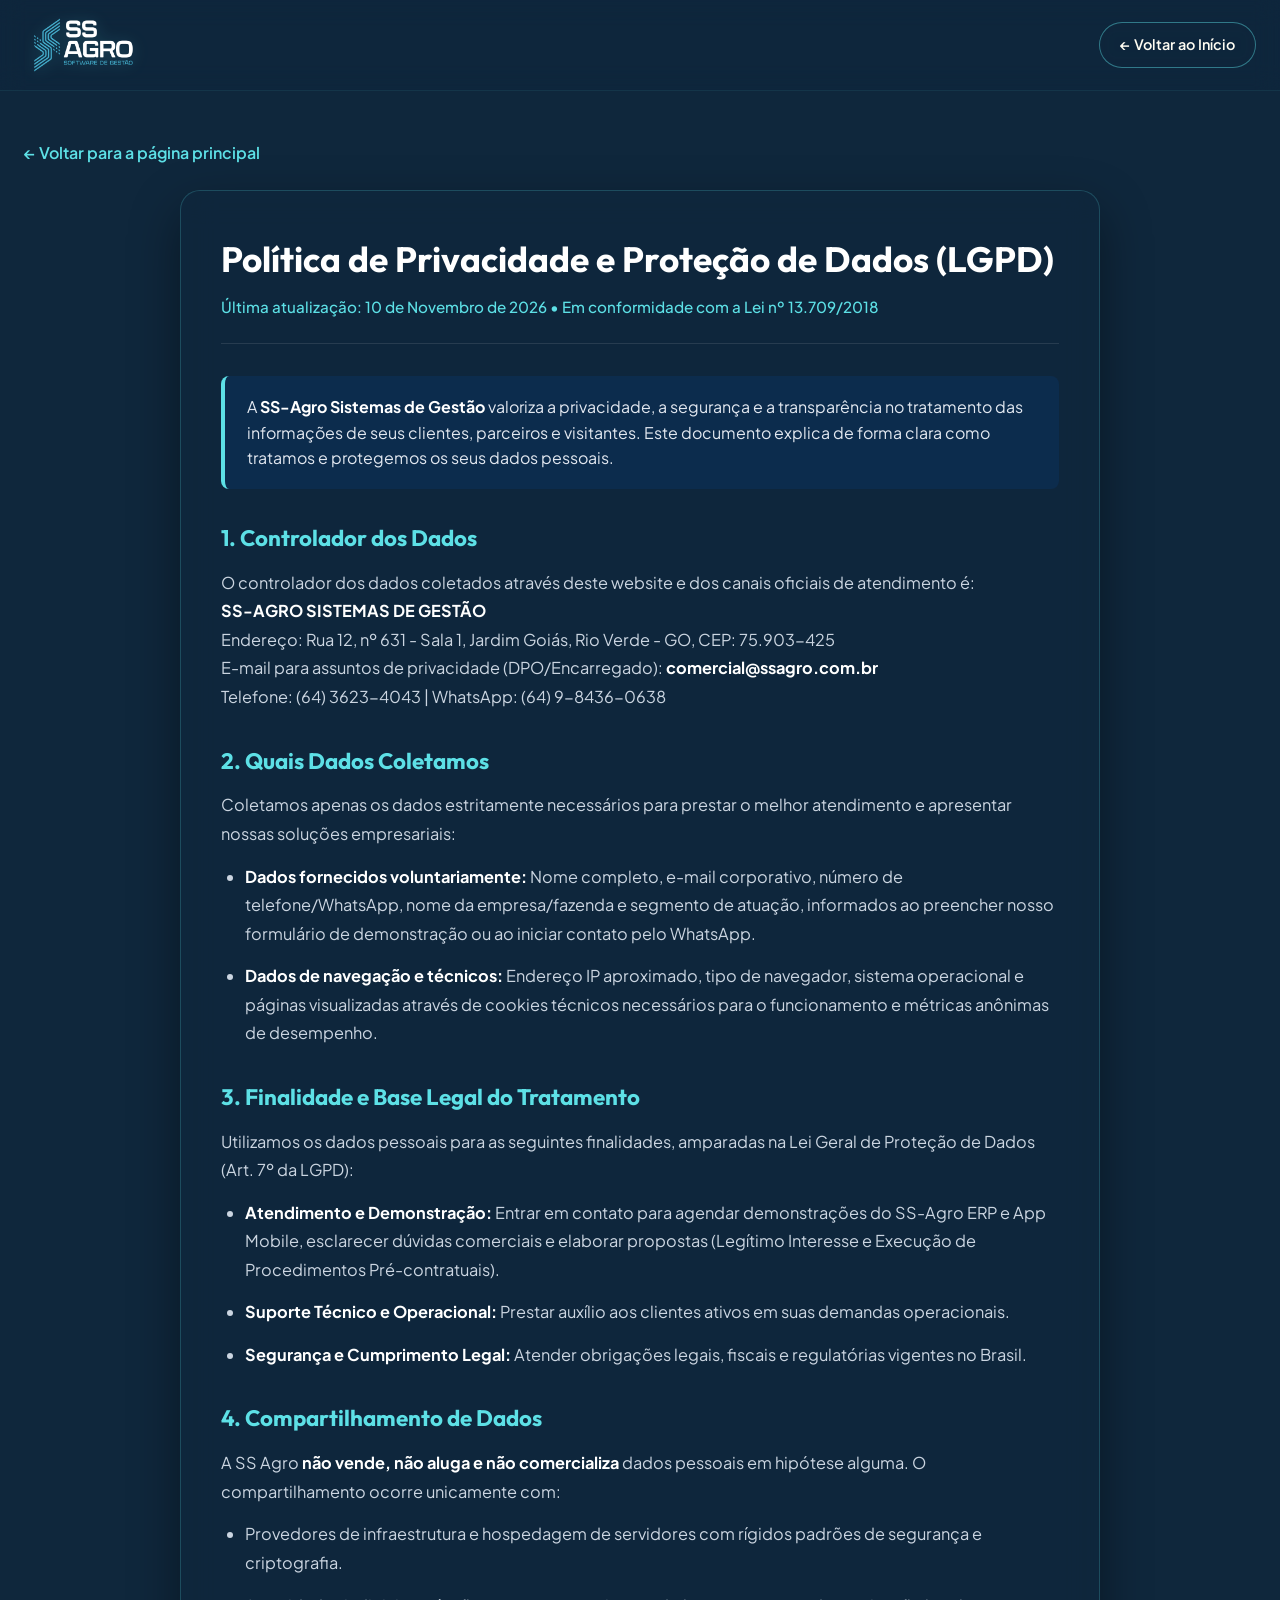
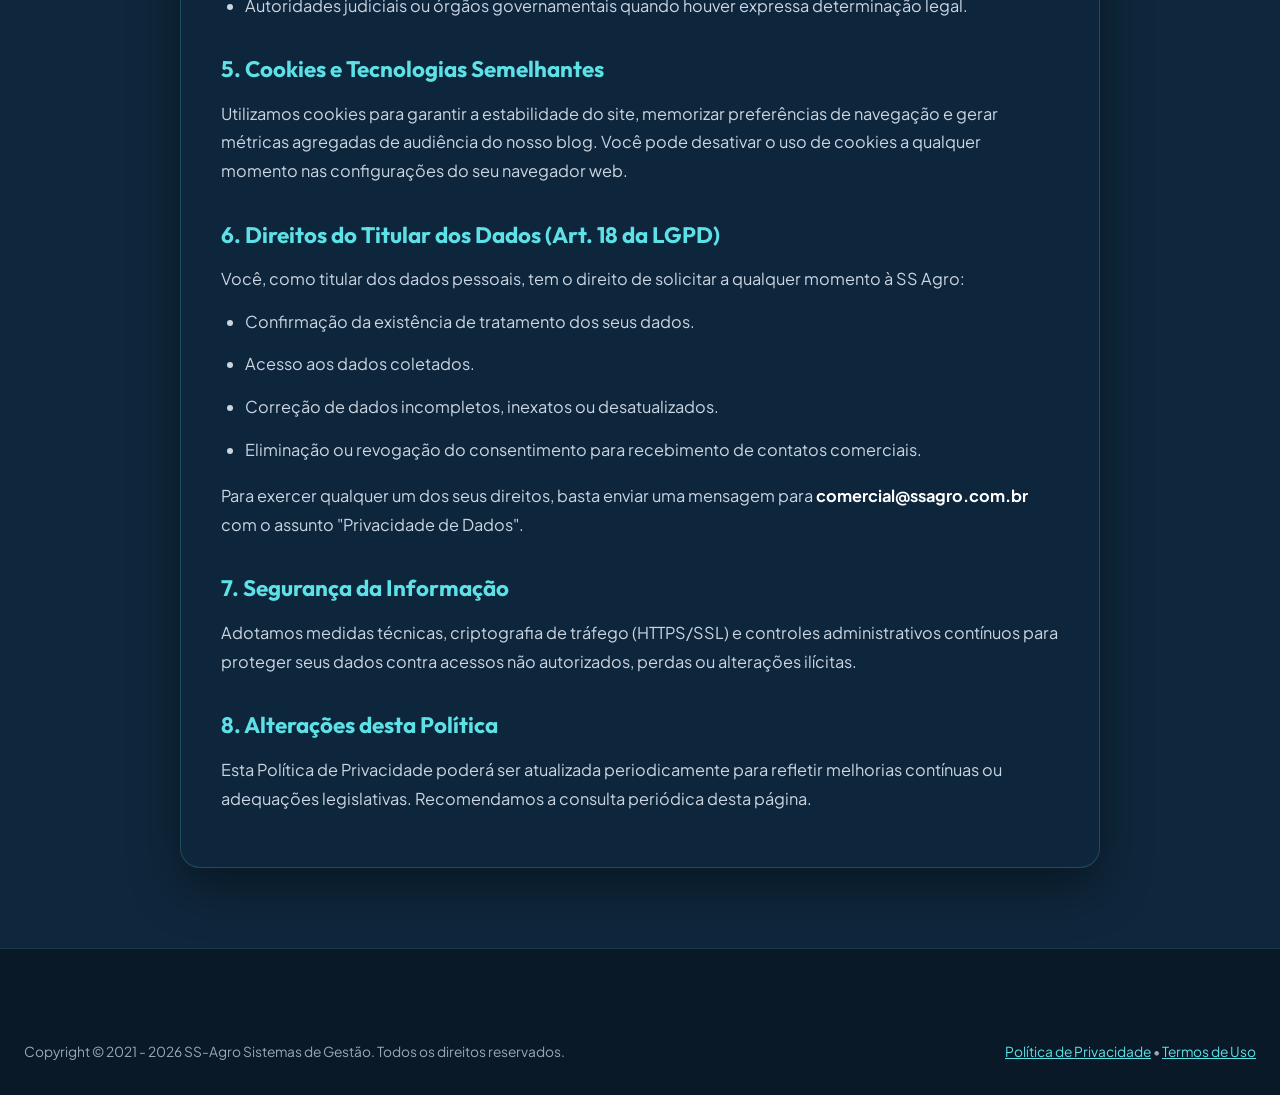
<file: privacidade.html>
<!DOCTYPE html>
<html lang="pt-BR">
<head>
  <meta charset="UTF-8" />
  <meta name="viewport" content="width=device-width, initial-scale=1.0" />
  <title>Política de Privacidade e Proteção de Dados (LGPD) | SS Agro</title>
  <meta
    name="description"
    content="Política de Privacidade e Proteção de Dados da SS Agro Sistemas de Gestão em conformidade com a Lei Geral de Proteção de Dados (Lei nº 13.709/2018 - LGPD)."
  />
  <meta name="robots" content="index, follow" />
  <meta name="theme-color" content="#0f273c" />
  <link rel="canonical" href="https://www.ssagro.com.br/privacidade.html" />
  <link rel="icon" type="image/png" href="assets/favicon.png" />

  <!-- Open Graph -->
  <meta property="og:type" content="article" />
  <meta property="og:title" content="Política de Privacidade (LGPD) | SS Agro" />
  <meta property="og:description" content="Saiba como a SS Agro protege e trata com segurança os seus dados pessoais em conformidade com a LGPD." />
  <meta property="og:url" content="https://www.ssagro.com.br/privacidade.html" />
  <meta property="og:image" content="https://www.ssagro.com.br/assets/erp-main-dark-clean.png" />

  <!-- Fontes -->
  <link rel="preconnect" href="https://fonts.googleapis.com" />
  <link rel="preconnect" href="https://fonts.gstatic.com" crossorigin />
  <link
    href="https://fonts.googleapis.com/css2?family=Outfit:wght@600;700;800&family=Plus+Jakarta+Sans:wght@400;500;600;700&display=swap"
    rel="stylesheet"
  />

  <link rel="stylesheet" href="styles.css?v=19" />
  <style>
    .legal-page {
      padding: 140px 0 80px;
      min-height: 80vh;
      color: #e2e8f0;
    }
    .legal-container {
      max-width: 920px;
      margin: 0 auto;
      padding: 40px;
      background: rgba(15, 39, 60, 0.7);
      backdrop-filter: blur(16px);
      border: 1px solid rgba(93, 224, 230, 0.2);
      border-radius: 20px;
      box-shadow: 0 20px 50px rgba(0, 0, 0, 0.4);
    }
    .legal-header {
      border-bottom: 1px solid rgba(255, 255, 255, 0.1);
      padding-bottom: 24px;
      margin-bottom: 32px;
    }
    .legal-header h1 {
      font-size: 2.2rem;
      font-family: 'Outfit', sans-serif;
      color: #ffffff;
      margin-bottom: 8px;
    }
    .legal-header .legal-updated {
      color: #5de0e6;
      font-size: 0.95rem;
      font-weight: 500;
    }
    .legal-content h2 {
      font-size: 1.4rem;
      font-family: 'Outfit', sans-serif;
      color: #5de0e6;
      margin: 32px 0 12px;
    }
    .legal-content p, .legal-content li {
      font-size: 1.02rem;
      line-height: 1.75;
      color: #cbd5e1;
      margin-bottom: 14px;
    }
    .legal-content ul {
      padding-left: 24px;
      margin-bottom: 18px;
    }
    .legal-content strong {
      color: #ffffff;
    }
    .legal-back-btn {
      display: inline-flex;
      align-items: center;
      gap: 8px;
      color: #5de0e6;
      text-decoration: none;
      font-weight: 600;
      margin-bottom: 24px;
      transition: transform 0.2s ease;
    }
    .legal-back-btn:hover {
      transform: translateX(-4px);
    }
    .legal-highlight-box {
      background: rgba(0, 74, 173, 0.15);
      border-left: 4px solid #5de0e6;
      padding: 18px 22px;
      border-radius: 8px;
      margin: 24px 0;
    }
    @media (max-width: 768px) {
      .legal-page { padding: 100px 0 60px; }
      .legal-container { padding: 24px 18px; }
      .legal-header h1 { font-size: 1.7rem; }
    }
  </style>
</head>
<body>
  <!-- Cabeçalho Simplificado -->
  <header class="navbar" id="navbar">
    <div class="container navbar__inner">
      <a href="index.html#inicio" class="navbar__logo" aria-label="SS Agro - Voltar para a página inicial">
        <img src="assets/logo-ssagro.png" alt="Logo Oficial SS Agro" width="168" height="54" />
      </a>
      <div class="navbar__actions">
        <a href="index.html#inicio" class="btn btn--outline btn--sm">
          <span>← Voltar ao Início</span>
        </a>
      </div>
    </div>
  </header>

  <main class="legal-page">
    <div class="container">
      <a href="index.html" class="legal-back-btn">← Voltar para a página principal</a>
      <div class="legal-container">
        <div class="legal-header">
          <h1>Política de Privacidade e Proteção de Dados (LGPD)</h1>
          <div class="legal-updated">Última atualização: 10 de Novembro de 2026 • Em conformidade com a Lei nº 13.709/2018</div>
        </div>

        <div class="legal-content">
          <div class="legal-highlight-box">
            A <strong>SS-Agro Sistemas de Gestão</strong> valoriza a privacidade, a segurança e a transparência no tratamento das informações de seus clientes, parceiros e visitantes. Este documento explica de forma clara como tratamos e protegemos os seus dados pessoais.
          </div>

          <h2>1. Controlador dos Dados</h2>
          <p>
            O controlador dos dados coletados através deste website e dos canais oficiais de atendimento é:<br />
            <strong>SS-AGRO SISTEMAS DE GESTÃO</strong><br />
            Endereço: Rua 12, nº 631 - Sala 1, Jardim Goiás, Rio Verde - GO, CEP: 75.903-425<br />
            E-mail para assuntos de privacidade (DPO/Encarregado): <strong>comercial@ssagro.com.br</strong><br />
            Telefone: (64) 3623-4043 | WhatsApp: (64) 9-8436-0638
          </p>

          <h2>2. Quais Dados Coletamos</h2>
          <p>Coletamos apenas os dados estritamente necessários para prestar o melhor atendimento e apresentar nossas soluções empresariais:</p>
          <ul>
            <li><strong>Dados fornecidos voluntariamente:</strong> Nome completo, e-mail corporativo, número de telefone/WhatsApp, nome da empresa/fazenda e segmento de atuação, informados ao preencher nosso formulário de demonstração ou ao iniciar contato pelo WhatsApp.</li>
            <li><strong>Dados de navegação e técnicos:</strong> Endereço IP aproximado, tipo de navegador, sistema operacional e páginas visualizadas através de cookies técnicos necessários para o funcionamento e métricas anônimas de desempenho.</li>
          </ul>

          <h2>3. Finalidade e Base Legal do Tratamento</h2>
          <p>Utilizamos os dados pessoais para as seguintes finalidades, amparadas na Lei Geral de Proteção de Dados (Art. 7º da LGPD):</p>
          <ul>
            <li><strong>Atendimento e Demonstração:</strong> Entrar em contato para agendar demonstrações do SS-Agro ERP e App Mobile, esclarecer dúvidas comerciais e elaborar propostas (Legítimo Interesse e Execução de Procedimentos Pré-contratuais).</li>
            <li><strong>Suporte Técnico e Operacional:</strong> Prestar auxílio aos clientes ativos em suas demandas operacionais.</li>
            <li><strong>Segurança e Cumprimento Legal:</strong> Atender obrigações legais, fiscais e regulatórias vigentes no Brasil.</li>
          </ul>

          <h2>4. Compartilhamento de Dados</h2>
          <p>
            A SS Agro <strong>não vende, não aluga e não comercializa</strong> dados pessoais em hipótese alguma. O compartilhamento ocorre unicamente com:
          </p>
          <ul>
            <li>Provedores de infraestrutura e hospedagem de servidores com rígidos padrões de segurança e criptografia.</li>
            <li>Autoridades judiciais ou órgãos governamentais quando houver expressa determinação legal.</li>
          </ul>

          <h2>5. Cookies e Tecnologias Semelhantes</h2>
          <p>
            Utilizamos cookies para garantir a estabilidade do site, memorizar preferências de navegação e gerar métricas agregadas de audiência do nosso blog. Você pode desativar o uso de cookies a qualquer momento nas configurações do seu navegador web.
          </p>

          <h2>6. Direitos do Titular dos Dados (Art. 18 da LGPD)</h2>
          <p>Você, como titular dos dados pessoais, tem o direito de solicitar a qualquer momento à SS Agro:</p>
          <ul>
            <li>Confirmação da existência de tratamento dos seus dados.</li>
            <li>Acesso aos dados coletados.</li>
            <li>Correção de dados incompletos, inexatos ou desatualizados.</li>
            <li>Eliminação ou revogação do consentimento para recebimento de contatos comerciais.</li>
          </ul>
          <p>Para exercer qualquer um dos seus direitos, basta enviar uma mensagem para <strong>comercial@ssagro.com.br</strong> com o assunto "Privacidade de Dados".</p>

          <h2>7. Segurança da Informação</h2>
          <p>
            Adotamos medidas técnicas, criptografia de tráfego (HTTPS/SSL) e controles administrativos contínuos para proteger seus dados contra acessos não autorizados, perdas ou alterações ilícitas.
          </p>

          <h2>8. Alterações desta Política</h2>
          <p>
            Esta Política de Privacidade poderá ser atualizada periodicamente para refletir melhorias contínuas ou adequações legislativas. Recomendamos a consulta periódica desta página.
          </p>
        </div>
      </div>
    </div>
  </main>

  <footer class="footer" role="contentinfo">
    <div class="container">
      <div class="footer__bottom">
        <span>Copyright © 2021 - 2026 SS-Agro Sistemas de Gestão. Todos os direitos reservados.</span>
        <span><a href="privacidade.html" style="color: #5de0e6;">Política de Privacidade</a> • <a href="termos.html" style="color: #5de0e6;">Termos de Uso</a></span>
      </div>
    </div>
  </footer>
</body>
</html>
</file>
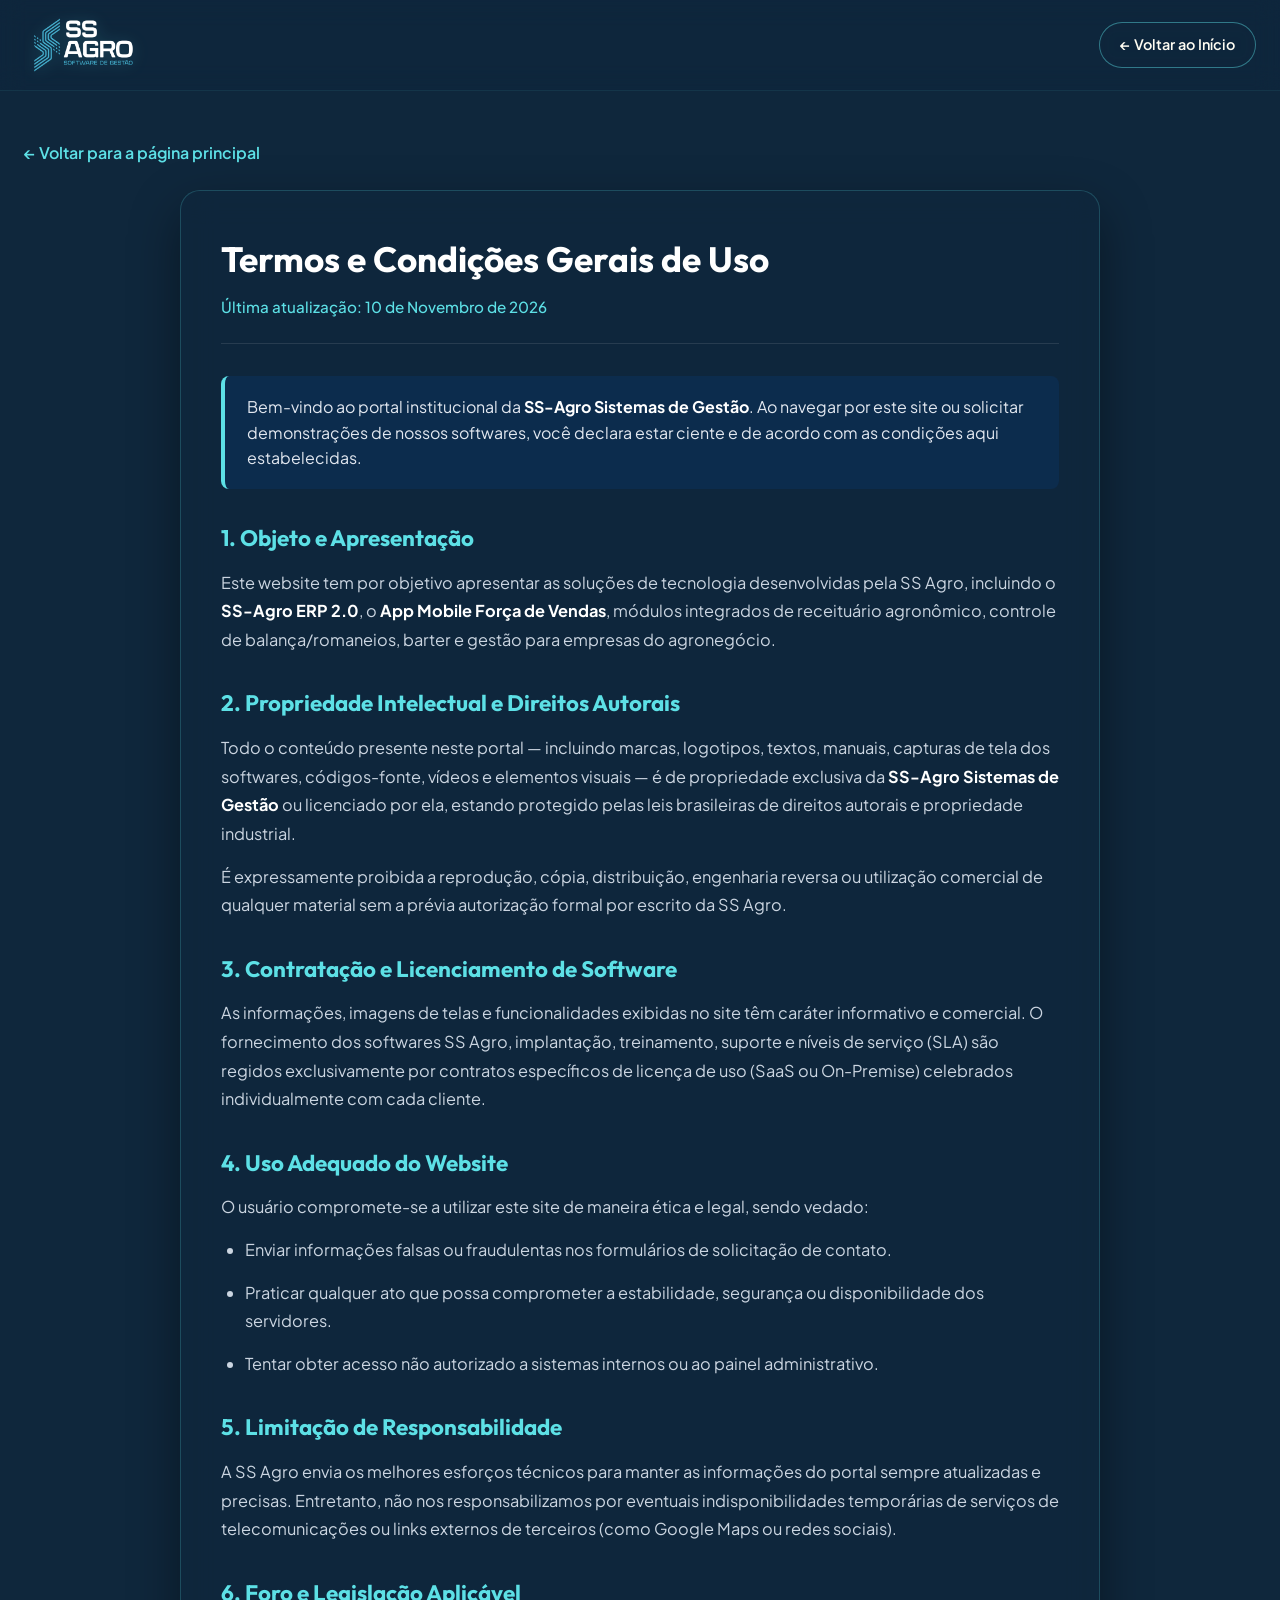
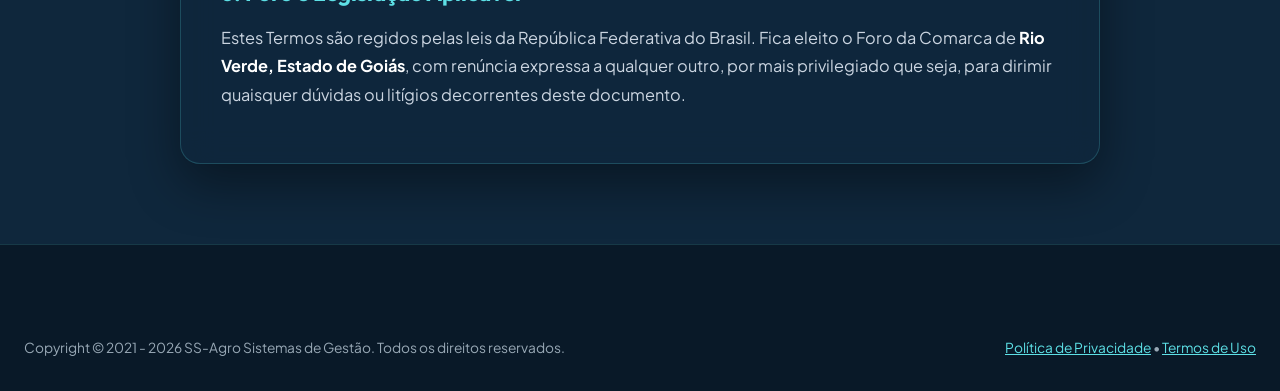
<file: termos.html>
<!DOCTYPE html>
<html lang="pt-BR">
<head>
  <meta charset="UTF-8" />
  <meta name="viewport" content="width=device-width, initial-scale=1.0" />
  <title>Termos de Uso | SS Agro Sistemas de Gestão</title>
  <meta
    name="description"
    content="Termos e Condições Gerais de Uso do website institucional e das plataformas da SS Agro Sistemas de Gestão."
  />
  <meta name="robots" content="index, follow" />
  <meta name="theme-color" content="#0f273c" />
  <link rel="canonical" href="https://www.ssagro.com.br/termos.html" />
  <link rel="icon" type="image/png" href="assets/favicon.png" />

  <!-- Open Graph -->
  <meta property="og:type" content="article" />
  <meta property="og:title" content="Termos de Uso | SS Agro" />
  <meta property="og:description" content="Conheça as condições gerais de navegação e uso dos canais da SS Agro Sistemas de Gestão." />
  <meta property="og:url" content="https://www.ssagro.com.br/termos.html" />
  <meta property="og:image" content="https://www.ssagro.com.br/assets/erp-main-dark-clean.png" />

  <!-- Fontes -->
  <link rel="preconnect" href="https://fonts.googleapis.com" />
  <link rel="preconnect" href="https://fonts.gstatic.com" crossorigin />
  <link
    href="https://fonts.googleapis.com/css2?family=Outfit:wght@600;700;800&family=Plus+Jakarta+Sans:wght@400;500;600;700&display=swap"
    rel="stylesheet"
  />

  <link rel="stylesheet" href="styles.css?v=19" />
  <style>
    .legal-page {
      padding: 140px 0 80px;
      min-height: 80vh;
      color: #e2e8f0;
    }
    .legal-container {
      max-width: 920px;
      margin: 0 auto;
      padding: 40px;
      background: rgba(15, 39, 60, 0.7);
      backdrop-filter: blur(16px);
      border: 1px solid rgba(93, 224, 230, 0.2);
      border-radius: 20px;
      box-shadow: 0 20px 50px rgba(0, 0, 0, 0.4);
    }
    .legal-header {
      border-bottom: 1px solid rgba(255, 255, 255, 0.1);
      padding-bottom: 24px;
      margin-bottom: 32px;
    }
    .legal-header h1 {
      font-size: 2.2rem;
      font-family: 'Outfit', sans-serif;
      color: #ffffff;
      margin-bottom: 8px;
    }
    .legal-header .legal-updated {
      color: #5de0e6;
      font-size: 0.95rem;
      font-weight: 500;
    }
    .legal-content h2 {
      font-size: 1.4rem;
      font-family: 'Outfit', sans-serif;
      color: #5de0e6;
      margin: 32px 0 12px;
    }
    .legal-content p, .legal-content li {
      font-size: 1.02rem;
      line-height: 1.75;
      color: #cbd5e1;
      margin-bottom: 14px;
    }
    .legal-content ul {
      padding-left: 24px;
      margin-bottom: 18px;
    }
    .legal-content strong {
      color: #ffffff;
    }
    .legal-back-btn {
      display: inline-flex;
      align-items: center;
      gap: 8px;
      color: #5de0e6;
      text-decoration: none;
      font-weight: 600;
      margin-bottom: 24px;
      transition: transform 0.2s ease;
    }
    .legal-back-btn:hover {
      transform: translateX(-4px);
    }
    .legal-highlight-box {
      background: rgba(0, 74, 173, 0.15);
      border-left: 4px solid #5de0e6;
      padding: 18px 22px;
      border-radius: 8px;
      margin: 24px 0;
    }
    @media (max-width: 768px) {
      .legal-page { padding: 100px 0 60px; }
      .legal-container { padding: 24px 18px; }
      .legal-header h1 { font-size: 1.7rem; }
    }
  </style>
</head>
<body>
  <header class="navbar" id="navbar">
    <div class="container navbar__inner">
      <a href="index.html#inicio" class="navbar__logo" aria-label="SS Agro - Voltar para a página inicial">
        <img src="assets/logo-ssagro.png" alt="Logo Oficial SS Agro" width="168" height="54" />
      </a>
      <div class="navbar__actions">
        <a href="index.html#inicio" class="btn btn--outline btn--sm">
          <span>← Voltar ao Início</span>
        </a>
      </div>
    </div>
  </header>

  <main class="legal-page">
    <div class="container">
      <a href="index.html" class="legal-back-btn">← Voltar para a página principal</a>
      <div class="legal-container">
        <div class="legal-header">
          <h1>Termos e Condições Gerais de Uso</h1>
          <div class="legal-updated">Última atualização: 10 de Novembro de 2026</div>
        </div>

        <div class="legal-content">
          <div class="legal-highlight-box">
            Bem-vindo ao portal institucional da <strong>SS-Agro Sistemas de Gestão</strong>. Ao navegar por este site ou solicitar demonstrações de nossos softwares, você declara estar ciente e de acordo com as condições aqui estabelecidas.
          </div>

          <h2>1. Objeto e Apresentação</h2>
          <p>
            Este website tem por objetivo apresentar as soluções de tecnologia desenvolvidas pela SS Agro, incluindo o <strong>SS-Agro ERP 2.0</strong>, o <strong>App Mobile Força de Vendas</strong>, módulos integrados de receituário agronômico, controle de balança/romaneios, barter e gestão para empresas do agronegócio.
          </p>

          <h2>2. Propriedade Intelectual e Direitos Autorais</h2>
          <p>
            Todo o conteúdo presente neste portal — incluindo marcas, logotipos, textos, manuais, capturas de tela dos softwares, códigos-fonte, vídeos e elementos visuais — é de propriedade exclusiva da <strong>SS-Agro Sistemas de Gestão</strong> ou licenciado por ela, estando protegido pelas leis brasileiras de direitos autorais e propriedade industrial.
          </p>
          <p>
            É expressamente proibida a reprodução, cópia, distribuição, engenharia reversa ou utilização comercial de qualquer material sem a prévia autorização formal por escrito da SS Agro.
          </p>

          <h2>3. Contratação e Licenciamento de Software</h2>
          <p>
            As informações, imagens de telas e funcionalidades exibidas no site têm caráter informativo e comercial. O fornecimento dos softwares SS Agro, implantação, treinamento, suporte e níveis de serviço (SLA) são regidos exclusivamente por contratos específicos de licença de uso (SaaS ou On-Premise) celebrados individualmente com cada cliente.
          </p>

          <h2>4. Uso Adequado do Website</h2>
          <p>O usuário compromete-se a utilizar este site de maneira ética e legal, sendo vedado:</p>
          <ul>
            <li>Enviar informações falsas ou fraudulentas nos formulários de solicitação de contato.</li>
            <li>Praticar qualquer ato que possa comprometer a estabilidade, segurança ou disponibilidade dos servidores.</li>
            <li>Tentar obter acesso não autorizado a sistemas internos ou ao painel administrativo.</li>
          </ul>

          <h2>5. Limitação de Responsabilidade</h2>
          <p>
            A SS Agro envia os melhores esforços técnicos para manter as informações do portal sempre atualizadas e precisas. Entretanto, não nos responsabilizamos por eventuais indisponibilidades temporárias de serviços de telecomunicações ou links externos de terceiros (como Google Maps ou redes sociais).
          </p>

          <h2>6. Foro e Legislação Aplicável</h2>
          <p>
            Estes Termos são regidos pelas leis da República Federativa do Brasil. Fica eleito o Foro da Comarca de <strong>Rio Verde, Estado de Goiás</strong>, com renúncia expressa a qualquer outro, por mais privilegiado que seja, para dirimir quaisquer dúvidas ou litígios decorrentes deste documento.
          </p>
        </div>
      </div>
    </div>
  </main>

  <footer class="footer" role="contentinfo">
    <div class="container">
      <div class="footer__bottom">
        <span>Copyright © 2021 - 2026 SS-Agro Sistemas de Gestão. Todos os direitos reservados.</span>
        <span><a href="privacidade.html" style="color: #5de0e6;">Política de Privacidade</a> • <a href="termos.html" style="color: #5de0e6;">Termos de Uso</a></span>
      </div>
    </div>
  </footer>
</body>
</html>
</file>
<file: styles.css>
/* ==========================================================================
   SS AGRO - NOVA VERSÃO MODERNA & PROFISSIONAL
   Paleta de Cores Oficial Mantida Fielmente de www.ssagro.com.br:
   - Azul Marinho Principal (Fundo): #0f273c
   - Ciano Oficial (Logo e Destaques): #5de0e6 / #64c5e1
   - Azul Royal (Gradiente Oficial): #004aad
   - Texto Creme / Branco: #fffdf3 / #ffffff
   - Superfície Clara / Cinza Suave: #ececec / #98a8b5 / #a6a6a6
   ========================================================================== */

:root {
  /* Cores Oficiais SS Agro (Manual Oficial: #0f273c, #64c5e1, #70b865, #98a8b5, #fffdf3) */
  --ss-navy: #0f273c;
  --ss-navy-dark: #091928;
  --ss-navy-light: #153552;
  --ss-navy-card: rgba(21, 53, 82, 0.55);
  --ss-cyan: #5de0e6;
  --ss-cyan-soft: #64c5e1;
  --ss-green: #70b865;
  --ss-royal: #004aad;
  --ss-cream: #fffdf3;
  --ss-white: #ffffff;
  --ss-gray-light: #ececec;
  --ss-gray-muted: #98a8b5;
  --ss-gray-medium: #a6a6a6;

  /* Gradientes Oficiais (Extraídos do site e manual oficial SS Agro) */
  --ss-gradient: linear-gradient(90deg, #5de0e6 0%, #004aad 100%);
  --ss-gradient-agro: linear-gradient(95deg, #64c5e1 0%, #70b865 100%);
  --ss-gradient-hover: linear-gradient(90deg, #64c5e1 0%, #005ce6 50%, #5de0e6 100%);
  --ss-gradient-subtle: linear-gradient(135deg, rgba(93, 224, 230, 0.16) 0%, rgba(0, 74, 173, 0.16) 100%);
  --ss-border-glow: rgba(93, 224, 230, 0.28);

  /* Sombras e Efeitos */
  --shadow-sm: 0 4px 16px rgba(0, 0, 0, 0.25);
  --shadow-md: 0 12px 32px rgba(5, 15, 25, 0.45);
  --shadow-lg: 0 24px 60px rgba(0, 0, 0, 0.55);
  --shadow-cyan: 0 10px 30px rgba(93, 224, 230, 0.25);

  /* Tipografia e Espaçamento */
  --font-sans: 'Plus Jakarta Sans', 'Inter', -apple-system, BlinkMacSystemFont, sans-serif;
  --font-display: 'Outfit', 'Plus Jakarta Sans', sans-serif;
  --radius-sm: 10px;
  --radius-md: 18px;
  --radius-lg: 26px;
  --radius-pill: 9999px;
  --transition-fast: 0.25s cubic-bezier(0.22, 1, 0.36, 1);
  --transition-smooth: 0.45s cubic-bezier(0.22, 1, 0.36, 1);
}

/* Reset básico para garantir consistência em todos os navegadores */
*, *::before, *::after {
  box-sizing: border-box;
  margin: 0;
  padding: 0;
}

html {
  scroll-behavior: smooth;
  scroll-padding-top: 90px;
  background-color: var(--ss-navy);
  color: var(--ss-cream);
  font-family: var(--font-sans);
  line-height: 1.6;
  overflow-x: hidden;
}

body {
  background-color: var(--ss-navy);
  color: var(--ss-cream);
  overflow-x: hidden;
  position: relative;
}

/* ==========================================================================
   ACESSIBILIDADE WEB (WCAG 2.1 AA — SKIP LINK, FOCUS RING, REDUCED MOTION)
   ========================================================================== */
.skip-link {
  position: fixed;
  top: -100px;
  left: 24px;
  z-index: 3000;
  padding: 12px 22px;
  background: var(--ss-gradient-agro);
  color: var(--ss-navy-dark);
  font-family: var(--font-display);
  font-size: 0.92rem;
  font-weight: 800;
  border-radius: var(--radius-pill);
  text-decoration: none;
  box-shadow: 0 12px 30px rgba(0, 0, 0, 0.55);
  transition: top 0.25s ease;
}

.skip-link:focus,
.skip-link:focus-visible {
  top: 16px;
  outline: 3px solid var(--ss-cream);
  outline-offset: 3px;
}

.sr-only {
  position: absolute;
  width: 1px;
  height: 1px;
  padding: 0;
  margin: -1px;
  overflow: hidden;
  clip: rect(0, 0, 0, 0);
  white-space: nowrap;
  border: 0;
}

/* Indicador de foco nítido para navegação via teclado */
a:focus-visible,
button:focus-visible,
input:focus-visible,
select:focus-visible,
textarea:focus-visible,
[role="button"]:focus-visible,
[role="tab"]:focus-visible,
[tabindex]:not([tabindex="-1"]):focus-visible {
  outline: 2px solid var(--ss-cyan-soft);
  outline-offset: 3px;
}

@media (prefers-reduced-motion: reduce) {
  html {
    scroll-behavior: auto;
  }
  *, *::before, *::after {
    animation-duration: 0.01ms !important;
    animation-iteration-count: 1 !important;
    transition-duration: 0.01ms !important;
    scroll-behavior: auto !important;
  }
  .reveal {
    opacity: 1 !important;
    transform: none !important;
  }
}

/* Luzes decorativas de fundo (Ambient Glow com as cores da SS Agro) */
.ambient-bg {
  position: fixed;
  inset: 0;
  pointer-events: none;
  z-index: 0;
  overflow: hidden;
}

.ambient-orb {
  position: absolute;
  border-radius: 50%;
  filter: blur(120px);
  opacity: 0.22;
  transition: transform 0.8s ease-out;
}

.ambient-orb--cyan {
  width: 550px;
  height: 550px;
  background: var(--ss-cyan);
  top: -150px;
  right: -120px;
}

.ambient-orb--royal {
  width: 650px;
  height: 650px;
  background: var(--ss-royal);
  bottom: 10%;
  left: -200px;
}

/* Barra de Progresso de Rolagem no Topo */
.scroll-progress-bar {
  position: fixed;
  top: 0;
  left: 0;
  height: 4px;
  width: 0%;
  background: var(--ss-gradient);
  z-index: 2000;
  box-shadow: 0 0 12px var(--ss-cyan);
  transition: width 0.08s linear;
}

/* Container Padrão */
.container {
  width: 100%;
  max-width: 1280px;
  margin: 0 auto;
  padding: 0 24px;
  position: relative;
  z-index: 2;
}

/* ==========================================================================
   HEADER / NAVEGAÇÃO FIXA COM EFEITO DE VIDRO (GLASSMORPHISM)
   ========================================================================== */
.navbar {
  position: fixed;
  top: 0;
  left: 0;
  width: 100%;
  z-index: 1000;
  padding: 18px 0;
  transition: var(--transition-smooth);
  background: rgba(15, 39, 60, 0.45);
  backdrop-filter: blur(12px);
  -webkit-backdrop-filter: blur(12px);
  border-bottom: 1px solid rgba(93, 224, 230, 0.08);
}

.navbar.scrolled {
  padding: 10px 0;
  background: rgba(9, 25, 40, 0.88);
  backdrop-filter: blur(20px);
  -webkit-backdrop-filter: blur(20px);
  border-bottom: 1px solid rgba(93, 224, 230, 0.2);
  box-shadow: 0 10px 30px rgba(0, 0, 0, 0.35);
}

.navbar__inner {
  display: flex;
  align-items: center;
  justify-content: space-between;
  gap: 24px;
}

.navbar__logo {
  display: flex;
  align-items: center;
  text-decoration: none;
  transition: transform var(--transition-fast);
}

.navbar__logo:hover {
  transform: scale(1.04);
}

.navbar__logo img {
  height: 54px;
  width: auto;
  object-fit: contain;
  filter: drop-shadow(0 2px 8px rgba(93, 224, 230, 0.2));
  transition: height var(--transition-fast);
}

.navbar.scrolled .navbar__logo img {
  height: 46px;
}

.navbar__links {
  display: flex;
  align-items: center;
  list-style: none;
  gap: 4px;
}

.navbar__link {
  position: relative;
  color: var(--ss-cream);
  text-decoration: none;
  font-size: 0.92rem;
  font-weight: 500;
  padding: 8px 11px;
  border-radius: var(--radius-sm);
  white-space: nowrap;
  transition: color var(--transition-fast), background var(--transition-fast);
}

/* Efeito de linha animada embaixo do link ao passar o mouse */
.navbar__link::after {
  content: '';
  position: absolute;
  bottom: 4px;
  left: 14px;
  right: 14px;
  height: 2px;
  background: var(--ss-gradient);
  transform: scaleX(0);
  transform-origin: right;
  transition: transform var(--transition-fast);
  border-radius: 2px;
}

.navbar__link:hover,
.navbar__link.active {
  color: var(--ss-cyan);
  background: rgba(93, 224, 230, 0.07);
}

.navbar__link:hover::after,
.navbar__link.active::after {
  transform: scaleX(1);
  transform-origin: left;
}

.navbar__actions {
  display: flex;
  align-items: center;
  gap: 12px;
}

.navbar__mobile-toggle {
  display: none;
  background: rgba(93, 224, 230, 0.1);
  border: 1px solid rgba(93, 224, 230, 0.3);
  color: var(--ss-cream);
  width: 44px;
  height: 44px;
  border-radius: var(--radius-sm);
  cursor: pointer;
  align-items: center;
  justify-content: center;
  font-size: 1.4rem;
}

/* ==========================================================================
   BOTÕES COM EFEITOS DE HOVER AVANÇADOS (SHIMMER & ELEVATION)
   ========================================================================== */
.btn {
  display: inline-flex;
  align-items: center;
  justify-content: center;
  gap: 10px;
  padding: 14px 28px;
  font-family: var(--font-sans);
  font-size: 0.98rem;
  font-weight: 600;
  text-decoration: none;
  border-radius: var(--radius-pill);
  border: none;
  cursor: pointer;
  position: relative;
  overflow: hidden;
  white-space: nowrap;
  flex-shrink: 0;
  transition: transform var(--transition-fast), box-shadow var(--transition-fast);
  z-index: 1;
}

.btn--primary {
  background: var(--ss-gradient);
  color: var(--ss-white);
  box-shadow: 0 6px 20px rgba(0, 74, 173, 0.45), inset 0 1px 1px rgba(255, 255, 255, 0.35);
}

/* Brilho deslizante (shimmer) quando passa o mouse */
.btn--primary::before {
  content: '';
  position: absolute;
  top: 0;
  left: -100%;
  width: 100%;
  height: 100%;
  background: linear-gradient(120deg, transparent, rgba(255, 255, 255, 0.35), transparent);
  transition: left 0.6s ease;
  z-index: -1;
}

.btn--primary:hover {
  transform: translateY(-3px) scale(1.02);
  box-shadow: 0 12px 28px rgba(93, 224, 230, 0.38), 0 4px 12px rgba(0, 74, 173, 0.5);
}

.btn--primary:hover::before {
  left: 100%;
}

.btn--outline {
  background: rgba(15, 39, 60, 0.6);
  color: var(--ss-cream);
  border: 1.5px solid rgba(93, 224, 230, 0.45);
  backdrop-filter: blur(8px);
}

.btn--outline:hover {
  background: rgba(93, 224, 230, 0.14);
  border-color: var(--ss-cyan);
  color: var(--ss-white);
  transform: translateY(-3px);
  box-shadow: var(--shadow-cyan);
}

.btn--sm {
  padding: 10px 20px;
  font-size: 0.9rem;
}

.btn__icon {
  transition: transform var(--transition-fast);
}

.btn:hover .btn__icon {
  transform: translateX(4px);
}

/* ==========================================================================
   HERO BANNER DE VÍDEO NO INÍCIO DO SITE ("MUITO MAIS QUE UM SOFTWARE")
   ========================================================================== */
.hero {
  position: relative;
  min-height: 100vh;
  padding: 132px 0 84px;
  display: flex;
  align-items: center;
  overflow: hidden;
  background: var(--ss-navy);
}

.hero--banner {
  min-height: 100vh;
  border-bottom: 2px solid rgba(93, 224, 230, 0.25);
  box-shadow: 0 24px 60px rgba(0, 0, 0, 0.55);
}

/* Camada de Vídeo em Tela Cheia do Banner */
.hero-banner__media {
  position: absolute;
  inset: 0;
  z-index: 0;
  overflow: hidden;
  background: var(--ss-navy-dark);
}

.hero-banner__video {
  position: absolute;
  inset: 0;
  z-index: 1;
  width: 100%;
  height: 100%;
  object-fit: cover;
  object-position: center;
  display: block;
  transform: scale(1.04);
  filter: saturate(1.12) contrast(1.06);
  opacity: 0;
  transition: opacity 1.2s ease-in-out, transform 0.6s ease-out;
  pointer-events: none;
}

.hero-banner__video.active {
  opacity: 1;
  z-index: 2;
}

/* Grade Tecnológica Arquitetônica sobre o Vídeo (Paleta #64c5e1 + #70b865 + #98a8b5) */
.hero-banner__tech-grid {
  position: absolute;
  inset: 0;
  z-index: 3;
  background-image:
    linear-gradient(rgba(100, 197, 225, 0.06) 1px, transparent 1px),
    linear-gradient(90deg, rgba(100, 197, 225, 0.06) 1px, transparent 1px);
  background-size: 56px 56px;
  mask-image: radial-gradient(circle at 60% 45%, rgba(0, 0, 0, 0.85) 0%, transparent 80%);
  -webkit-mask-image: radial-gradient(circle at 60% 45%, rgba(0, 0, 0, 0.85) 0%, transparent 80%);
  pointer-events: none;
}

/* Sobreposição com o Azul Marinho Oficial (#0f273c) sempre acima dos vídeos */
.hero-banner__overlay {
  position: absolute;
  inset: 0;
  z-index: 3;
  background:
    linear-gradient(
      95deg,
      rgba(9, 25, 40, 0.94) 0%,
      rgba(15, 39, 60, 0.82) 45%,
      rgba(15, 39, 60, 0.62) 100%
    ),
    radial-gradient(circle at 80% 30%, rgba(100, 197, 225, 0.2) 0%, transparent 48%),
    radial-gradient(circle at 72% 75%, rgba(112, 184, 101, 0.16) 0%, transparent 45%);
  pointer-events: none;
}

/* Vinheta na base do banner que faz o degradê suave com o restante da página */
.hero-banner__vignette {
  position: absolute;
  inset: 0;
  z-index: 4;
  background: linear-gradient(
    180deg,
    rgba(9, 25, 40, 0.55) 0%,
    transparent 28%,
    transparent 70%,
    var(--ss-navy) 100%
  );
  pointer-events: none;
}

.hero-banner__container {
  position: relative;
  z-index: 5;
  display: flex;
  flex-direction: column;
  justify-content: space-between;
  gap: 28px;
  width: 100%;
}

.hero__badge {
  display: inline-flex;
  align-items: center;
  gap: 10px;
  padding: 8px 18px;
  border-radius: var(--radius-pill);
  background: rgba(15, 39, 60, 0.85);
  backdrop-filter: blur(14px);
  border: 1px solid rgba(100, 197, 225, 0.42);
  color: var(--ss-cream);
  font-size: 0.86rem;
  font-weight: 600;
  letter-spacing: 0.02em;
  margin-bottom: 22px;
  box-shadow: 0 4px 20px rgba(0, 0, 0, 0.28);
}

.hero__badge-dot {
  width: 9px;
  height: 9px;
  border-radius: 50%;
  background: var(--ss-green);
  box-shadow: 0 0 12px var(--ss-green);
  animation: pulseDot 2s infinite;
}

@keyframes pulseDot {
  0%, 100% { transform: scale(1); opacity: 1; }
  50% { transform: scale(1.4); opacity: 0.6; }
}

/* Área de Conteúdo Central do Banner: Grid 2 Colunas (Hierarquia & CTA + Vitrine Limpa) */
.hero-banner__Grid {
  display: block;
  max-width: 860px;
  padding: 18px 0 12px;
}

.hero-banner__Grid--tech {
  display: grid;
  grid-template-columns: 1fr 1.08fr;
  align-items: center;
  gap: 54px;
  max-width: 100%;
  padding: 20px 0;
}

.hero__title {
  font-family: var(--font-display);
  font-size: clamp(2.6rem, 4.6vw, 4.15rem);
  font-weight: 800;
  line-height: 1.08;
  letter-spacing: -0.025em;
  color: var(--ss-cream);
  margin-bottom: 22px;
  text-shadow: 0 8px 28px rgba(0, 0, 0, 0.45);
}

.text-gradient {
  background: var(--ss-gradient);
  -webkit-background-clip: text;
  -webkit-text-fill-color: transparent;
  background-clip: text;
}

.text-gradient-agro {
  background: linear-gradient(92deg, #64c5e1 0%, #70b865 65%, #64c5e1 100%);
  -webkit-background-clip: text;
  -webkit-text-fill-color: transparent;
  background-clip: text;
}

.hero__subtitle {
  font-size: clamp(1.04rem, 1.2vw, 1.16rem);
  color: rgba(255, 253, 243, 0.9);
  margin-bottom: 34px;
  max-width: 580px;
  font-weight: 400;
  line-height: 1.68;
  text-shadow: 0 2px 12px rgba(0, 0, 0, 0.4);
}

.hero__subtitle strong {
  color: var(--ss-white);
  font-weight: 700;
}

.hero__cta-group {
  display: flex;
  flex-wrap: wrap;
  align-items: center;
  gap: 14px;
  margin-bottom: 32px;
}

.btn--hero-cta {
  padding: 15px 26px;
  font-size: 0.98rem;
  font-weight: 700;
  white-space: nowrap;
  box-shadow:
    0 12px 32px rgba(0, 74, 173, 0.45),
    0 0 24px rgba(100, 197, 225, 0.35);
}

.btn--hero-secondary {
  padding: 15px 24px;
  font-size: 0.96rem;
  white-space: nowrap;
  background: rgba(9, 25, 40, 0.65);
  backdrop-filter: blur(10px);
}

.hero__highlights {
  display: flex;
  flex-wrap: nowrap;
  justify-content: space-between;
  gap: 14px;
  padding-top: 22px;
  border-top: 1px solid rgba(100, 197, 225, 0.22);
}

.hero__highlight-item {
  display: inline-flex;
  align-items: center;
  gap: 8px;
  font-size: 0.84rem;
  color: var(--ss-cream);
  font-weight: 600;
  white-space: nowrap;
}

.hero__highlight-icon {
  width: 22px;
  height: 22px;
  border-radius: 50%;
  background: rgba(112, 184, 101, 0.2);
  border: 1px solid rgba(112, 184, 101, 0.55);
  color: #8ce080;
  display: flex;
  align-items: center;
  justify-content: center;
  font-size: 0.75rem;
  flex-shrink: 0;
}

/* ==========================================================================
   CONSOLE UNIFICADO SS-AGRO (1 ÚNICO CARD EXECUTIVO NA COLUNA DIREITA)
   ========================================================================== */
.hero-smart-stage {
  position: relative;
}

.hero-smart-stage__glow {
  position: absolute;
  inset: -24px;
  background: radial-gradient(
    circle at 50% 48%,
    rgba(100, 197, 225, 0.22) 0%,
    rgba(112, 184, 101, 0.15) 48%,
    transparent 72%
  );
  filter: blur(34px);
  z-index: 0;
  pointer-events: none;
}

.hero-console {
  position: relative;
  z-index: 1;
  background: rgba(9, 25, 40, 0.92);
  backdrop-filter: blur(20px);
  -webkit-backdrop-filter: blur(20px);
  border: 1px solid rgba(100, 197, 225, 0.42);
  border-radius: 20px;
  overflow: visible;
  box-shadow:
    0 28px 65px rgba(0, 0, 0, 0.65),
    0 0 0 1px rgba(112, 184, 101, 0.16);
}

.hero-console__topbar {
  display: flex;
  align-items: center;
  justify-content: space-between;
  gap: 12px;
  padding: 11px 18px;
  background: linear-gradient(90deg, #091928 0%, #122d46 100%);
  border-bottom: 1px solid rgba(100, 197, 225, 0.22);
  border-radius: 19px 19px 0 0;
}

.hero-console__dots {
  display: flex;
  gap: 6px;
}

.hero-console__dots span {
  width: 9px;
  height: 9px;
  border-radius: 50%;
}

.hero-console__dots span:nth-child(1) { background: #ff5f56; }
.hero-console__dots span:nth-child(2) { background: #ffbd2e; }
.hero-console__dots span:nth-child(3) { background: #70b865; }

.hero-console__title {
  font-size: 0.78rem;
  font-weight: 600;
  color: var(--ss-gray-muted);
}

.hero-console__status {
  display: inline-flex;
  align-items: center;
  gap: 6px;
  font-size: 0.72rem;
  font-weight: 700;
  color: #8ce080;
  background: rgba(112, 184, 101, 0.16);
  border: 1px solid rgba(112, 184, 101, 0.45);
  padding: 3px 10px;
  border-radius: var(--radius-pill);
}

.hero-console__status-dot {
  width: 6px;
  height: 6px;
  border-radius: 50%;
  background: var(--ss-green);
  box-shadow: 0 0 8px var(--ss-green);
}

.hero-console__screen {
  position: relative;
  aspect-ratio: 16 / 9.2;
  background: #13222d;
  overflow: visible;
}

.hero-console__screen > img {
  width: 100%;
  height: 100%;
  object-fit: cover;
  object-position: top center;
  display: block;
}

/* ==========================================================================
   SMARTPHONE FLUTUANTE: APP MOBILE FORÇA DE VENDAS NO CANTO DIREITO
   ========================================================================== */
.hero-floating-mobile {
  position: absolute;
  right: -12px;
  bottom: -6px;
  z-index: 6;
  width: 158px;
  text-decoration: none;
  background: rgba(9, 25, 40, 0.94);
  border: 2px solid rgba(100, 197, 225, 0.6);
  border-radius: 20px;
  padding: 8px;
  box-shadow:
    0 20px 45px rgba(0, 0, 0, 0.7),
    0 0 25px rgba(100, 197, 225, 0.25);
  transition:
    transform var(--transition-fast),
    border-color var(--transition-fast),
    box-shadow var(--transition-fast);
}

.hero-floating-mobile:hover,
.hero-floating-mobile:focus-visible,
.hero-floating-mobile.is-highlighted {
  transform: translateY(-6px) scale(1.03);
  border-color: var(--ss-green);
  box-shadow:
    0 24px 50px rgba(0, 0, 0, 0.8),
    0 0 28px rgba(112, 184, 101, 0.4);
}

.hero-floating-mobile__badge {
  display: flex;
  align-items: center;
  justify-content: center;
  gap: 5px;
  font-size: 0.62rem;
  font-weight: 800;
  letter-spacing: 0.06em;
  color: var(--ss-cream);
  margin-bottom: 6px;
}

.hero-floating-mobile__dot {
  width: 6px;
  height: 6px;
  border-radius: 50%;
  background: var(--ss-green);
  box-shadow: 0 0 8px var(--ss-green);
}

.hero-floating-mobile__frame {
  border-radius: 12px;
  overflow: hidden;
  aspect-ratio: 9 / 15.5;
  background: #0f273c;
  border: 1px solid rgba(100, 197, 225, 0.25);
}

.hero-floating-mobile__frame img {
  width: 100%;
  height: 100%;
  object-fit: cover;
  object-position: top center;
  display: block;
}

.hero-floating-mobile__caption {
  margin-top: 6px;
  text-align: center;
  display: flex;
  flex-direction: column;
  line-height: 1.2;
}

.hero-floating-mobile__caption strong {
  font-size: 0.68rem;
  color: var(--ss-cream);
}

.hero-floating-mobile__caption span {
  font-size: 0.64rem;
  color: var(--ss-cyan-soft);
  font-weight: 700;
}

/* Rodapé Integrado do Console: Abas + Chamada de Conversão Direta */
.hero-console__footer {
  background: rgba(12, 31, 48, 0.96);
  border-top: 1px solid rgba(100, 197, 225, 0.24);
  padding: 14px 18px 16px;
  border-radius: 0 0 19px 19px;
}

.hero-console__tabs {
  display: grid;
  grid-template-columns: repeat(3, 1fr);
  gap: 8px;
  margin-bottom: 12px;
}

.hero-console__tab {
  padding: 8px 10px;
  border-radius: 10px;
  border: 1px solid rgba(152, 168, 181, 0.22);
  background: rgba(9, 25, 40, 0.65);
  color: var(--ss-gray-muted);
  font-family: var(--font-sans);
  font-size: 0.76rem;
  font-weight: 700;
  cursor: pointer;
  text-align: center;
  white-space: nowrap;
  transition: all var(--transition-fast);
}

.hero-console__tab:hover {
  color: var(--ss-cream);
  border-color: rgba(100, 197, 225, 0.45);
}

.hero-console__tab.active {
  background: linear-gradient(90deg, rgba(100, 197, 225, 0.22) 0%, rgba(112, 184, 101, 0.22) 100%);
  color: var(--ss-cream);
  border-color: var(--ss-cyan-soft);
  box-shadow: 0 4px 14px rgba(0, 0, 0, 0.25);
}

.hero-console__action-bar {
  display: flex;
  align-items: center;
  justify-content: space-between;
  gap: 14px;
  padding-top: 10px;
  border-top: 1px solid rgba(100, 197, 225, 0.14);
}

.hero-console__info {
  flex: 1;
  min-width: 0;
}

.hero-console__info strong {
  display: block;
  font-size: 0.86rem;
  color: var(--ss-cream);
  margin-bottom: 2px;
}

.hero-console__info p {
  font-size: 0.77rem;
  color: var(--ss-gray-muted);
  line-height: 1.4;
  margin: 0;
}

.hero-console__cta {
  display: inline-flex;
  align-items: center;
  gap: 7px;
  padding: 10px 16px;
  border-radius: var(--radius-pill);
  background: linear-gradient(90deg, #64c5e1 0%, #70b865 100%);
  color: #091928;
  font-size: 0.8rem;
  font-weight: 800;
  text-decoration: none;
  white-space: nowrap;
  flex-shrink: 0;
  box-shadow: 0 8px 20px rgba(100, 197, 225, 0.25);
  transition: transform var(--transition-fast), box-shadow var(--transition-fast);
}

.hero-console__cta:hover {
  transform: translateY(-2px);
  box-shadow: 0 12px 26px rgba(112, 184, 101, 0.38);
}

@media (max-width: 1120px) {
  .hero-banner__Grid--tech {
    grid-template-columns: 1fr;
    gap: 36px;
  }

  .hero__highlights {
    flex-wrap: wrap;
  }

  .hero-console__tabs {
    grid-template-columns: 1fr;
  }

  .hero-console__action-bar {
    flex-direction: column;
    align-items: stretch;
  }

  .hero-console__cta {
    justify-content: center;
  }
}

@media (max-width: 640px) {
  .hero-floating-mobile {
    width: 124px;
    right: 6px;
    bottom: 6px;
  }
}

/* Card Interativo de Medidor da Colheita no Banner */
.hero-harvest-widget {
  background: rgba(9, 25, 40, 0.78);
  backdrop-filter: blur(18px);
  -webkit-backdrop-filter: blur(18px);
  border: 1px solid rgba(93, 224, 230, 0.38);
  border-radius: var(--radius-lg);
  padding: 28px;
  box-shadow: var(--shadow-lg), 0 0 40px rgba(93, 224, 230, 0.16);
  transition: transform var(--transition-smooth), border-color var(--transition-fast);
}

.hero-harvest-widget:hover {
  border-color: var(--ss-cyan);
  box-shadow: var(--shadow-lg), 0 0 55px rgba(93, 224, 230, 0.28);
}

.hero-harvest-widget__header {
  display: flex;
  align-items: center;
  gap: 14px;
  margin-bottom: 22px;
}

.hero-harvest-widget__icon {
  width: 52px;
  height: 52px;
  border-radius: 14px;
  background: var(--ss-gradient);
  display: flex;
  align-items: center;
  justify-content: center;
  font-size: 1.6rem;
  box-shadow: 0 8px 20px rgba(0, 74, 173, 0.45);
}

.hero-harvest-widget__title {
  font-family: var(--font-display);
  font-size: 1.15rem;
  font-weight: 700;
  color: var(--ss-white);
}

.hero-harvest-widget__sub {
  font-size: 0.85rem;
  color: var(--ss-cyan);
}

.hero-harvest-widget__meter {
  background: rgba(15, 39, 60, 0.85);
  border: 1px solid rgba(93, 224, 230, 0.2);
  border-radius: var(--radius-md);
  padding: 16px;
  margin-bottom: 18px;
}

.hero-harvest-widget__meter-Label {
  display: flex;
  align-items: center;
  justify-content: space-between;
  font-size: 0.86rem;
  color: var(--ss-gray-light);
  margin-bottom: 10px;
}

.hero-harvest-widget__meter-Label strong {
  color: var(--ss-cyan);
  font-size: 1rem;
  font-weight: 700;
}

.hero-harvest-widget__bar {
  width: 100%;
  height: 10px;
  background: rgba(9, 25, 40, 0.9);
  border-radius: var(--radius-pill);
  overflow: hidden;
  border: 1px solid rgba(93, 224, 230, 0.2);
}

.hero-harvest-widget__bar-fill {
  height: 100%;
  width: 12%;
  background: var(--ss-gradient);
  border-radius: var(--radius-pill);
  box-shadow: 0 0 12px var(--ss-cyan);
  transition: width 0.25s ease-out;
}

.hero-harvest-widget__tags {
  display: flex;
  flex-wrap: wrap;
  gap: 8px;
}

.hero-harvest-widget__tags span {
  font-size: 0.78rem;
  font-weight: 600;
  color: var(--ss-cream);
  background: rgba(93, 224, 230, 0.12);
  border: 1px solid rgba(93, 224, 230, 0.25);
  padding: 5px 11px;
  border-radius: var(--radius-pill);
}

/* Indicador de Rolagem Animado na Base do Banner */
.hero-scroll-indicator {
  display: inline-flex;
  align-items: center;
  gap: 12px;
  align-self: center;
  text-decoration: none;
  color: var(--ss-cream);
  font-size: 0.9rem;
  font-weight: 600;
  padding: 10px 22px;
  border-radius: var(--radius-pill);
  background: rgba(9, 25, 40, 0.75);
  backdrop-filter: blur(12px);
  border: 1px solid rgba(93, 224, 230, 0.35);
  transition: var(--transition-fast);
  margin-top: 8px;
}

.hero-scroll-indicator:hover {
  border-color: var(--ss-cyan);
  color: var(--ss-cyan);
  transform: translateY(3px);
  box-shadow: var(--shadow-cyan);
}

.hero-scroll-indicator__mouse {
  width: 22px;
  height: 34px;
  border: 2px solid var(--ss-cyan);
  border-radius: 12px;
  display: flex;
  justify-content: center;
  padding-top: 5px;
}

.hero-scroll-indicator__wheel {
  width: 4px;
  height: 7px;
  background: var(--ss-cyan);
  border-radius: 2px;
  animation: scrollWheel 1.6s ease-in-out infinite;
}

@keyframes scrollWheel {
  0% { transform: translateY(0); opacity: 1; }
  100% { transform: translateY(10px); opacity: 0; }
}

/* ==========================================================================
   FAIXA DE MÉTRICAS E CONFIANÇA (COUNTER SECTION)
   ========================================================================== */
.stats-strip {
  position: relative;
  z-index: 3;
  padding: 20px 0 60px;
}

.stats-strip__grid {
  display: grid;
  grid-template-columns: repeat(4, 1fr);
  gap: 24px;
  background: linear-gradient(135deg, rgba(21, 53, 82, 0.75) 0%, rgba(9, 25, 40, 0.85) 100%);
  border: 1px solid rgba(93, 224, 230, 0.22);
  border-radius: var(--radius-lg);
  padding: 36px 32px;
  backdrop-filter: blur(16px);
  box-shadow: var(--shadow-md);
}

.stat-card {
  text-align: center;
  padding: 12px;
  position: relative;
  transition: transform var(--transition-fast);
}

.stat-card:not(:last-child)::after {
  content: '';
  position: absolute;
  right: -12px;
  top: 15%;
  height: 70%;
  width: 1px;
  background: linear-gradient(180deg, transparent, rgba(93, 224, 230, 0.25), transparent);
}

.stat-card:hover {
  transform: translateY(-4px);
}

.stat-card__number {
  font-family: var(--font-display);
  font-size: clamp(2.1rem, 3.2vw, 2.85rem);
  font-weight: 800;
  background: var(--ss-gradient);
  -webkit-background-clip: text;
  -webkit-text-fill-color: transparent;
  background-clip: text;
  line-height: 1.1;
  margin-bottom: 6px;
}

.stat-card__label {
  font-size: 0.95rem;
  font-weight: 600;
  color: var(--ss-cream);
}

.stat-card__sub {
  font-size: 0.8rem;
  color: var(--ss-gray-muted);
  margin-top: 2px;
}

/* ==========================================================================
   ESTILOS GERAIS DE SEÇÕES & CABEÇALHOS
   ========================================================================== */
.section {
  padding: 100px 0;
  position: relative;
  z-index: 2;
}

.section--alt {
  background: linear-gradient(180deg, rgba(9, 25, 40, 0.65) 0%, rgba(15, 39, 60, 0.95) 100%);
  border-top: 1px solid rgba(93, 224, 230, 0.08);
  border-bottom: 1px solid rgba(93, 224, 230, 0.08);
}

.section-header {
  text-align: center;
  max-width: 780px;
  margin: 0 auto 64px;
}

.section-tag {
  display: inline-block;
  padding: 6px 16px;
  border-radius: var(--radius-pill);
  background: rgba(93, 224, 230, 0.1);
  border: 1px solid rgba(93, 224, 230, 0.28);
  color: var(--ss-cyan);
  font-size: 0.82rem;
  font-weight: 700;
  text-transform: uppercase;
  letter-spacing: 0.08em;
  margin-bottom: 16px;
}

.section-title {
  font-family: var(--font-display);
  font-size: clamp(2rem, 3.5vw, 3rem);
  font-weight: 800;
  color: var(--ss-cream);
  line-height: 1.15;
  margin-bottom: 16px;
}

.section-subtitle {
  font-size: 1.1rem;
  color: var(--ss-gray-muted);
  line-height: 1.65;
}

/* ==========================================================================
   EFEITO SPOTLIGHT INTERATIVO (A LUZ SEGUE O MOUSE NOS CARDS)
   ========================================================================== */
.spotlight-card {
  position: relative;
  overflow: hidden;
  --mouse-x: 50%;
  --mouse-y: 50%;
}

.spotlight-card::before {
  content: '';
  position: absolute;
  inset: 0;
  background: radial-gradient(
    500px circle at var(--mouse-x) var(--mouse-y),
    rgba(93, 224, 230, 0.14),
    transparent 40%
  );
  opacity: 0;
  transition: opacity 0.35s ease;
  pointer-events: none;
  z-index: 1;
}

.spotlight-card:hover::before {
  opacity: 1;
}

/* ==========================================================================
   SEÇÃO SEGMENTOS DE ATUAÇÃO (4 SEGMENTOS COM FOTOS REAIS + CHECKLIST)
   ========================================================================== */
.segments-grid {
  display: grid;
  grid-template-columns: repeat(2, 1fr);
  gap: 32px;
}

.segment-card {
  background: var(--ss-navy-card);
  border: 1px solid rgba(93, 224, 230, 0.18);
  border-radius: var(--radius-lg);
  overflow: hidden;
  display: flex;
  flex-direction: column;
  backdrop-filter: blur(12px);
  box-shadow: var(--shadow-md);
  transition: transform var(--transition-smooth), border-color var(--transition-smooth), box-shadow var(--transition-smooth);
}

.segment-card:hover {
  transform: translateY(-10px);
  border-color: var(--ss-cyan);
  box-shadow: var(--shadow-lg), 0 12px 35px rgba(93, 224, 230, 0.18);
}

.segment-card__media {
  position: relative;
  height: 250px;
  overflow: hidden;
}

.segment-card__media img {
  width: 100%;
  height: 100%;
  object-fit: cover;
  transition: transform 0.7s cubic-bezier(0.22, 1, 0.36, 1);
}

.segment-card:hover .segment-card__media img {
  transform: scale(1.09);
}

.segment-card__media-overlay {
  position: absolute;
  inset: 0;
  background: linear-gradient(180deg, rgba(15, 39, 60, 0.05) 0%, rgba(15, 39, 60, 0.92) 100%);
}

.segment-card__badge {
  position: absolute;
  top: 18px;
  left: 18px;
  padding: 6px 14px;
  border-radius: var(--radius-pill);
  background: rgba(15, 39, 60, 0.85);
  backdrop-filter: blur(8px);
  border: 1px solid rgba(93, 224, 230, 0.4);
  color: var(--ss-cyan);
  font-size: 0.78rem;
  font-weight: 700;
  text-transform: uppercase;
  letter-spacing: 0.05em;
}

.segment-card__body {
  padding: 28px 32px 32px;
  flex: 1;
  display: flex;
  flex-direction: column;
  position: relative;
  z-index: 2;
}

.segment-card__title {
  font-family: var(--font-display);
  font-size: 1.5rem;
  font-weight: 700;
  color: var(--ss-white);
  margin-bottom: 10px;
  text-transform: uppercase;
  letter-spacing: -0.01em;
}

.segment-card__desc {
  color: rgba(255, 253, 243, 0.82);
  font-size: 0.98rem;
  margin-bottom: 22px;
}

.segment-card__guarantees-title {
  font-size: 0.82rem;
  text-transform: uppercase;
  letter-spacing: 0.06em;
  color: var(--ss-cyan);
  font-weight: 700;
  margin-bottom: 12px;
}

.segment-card__list {
  list-style: none;
  display: grid;
  grid-template-columns: repeat(2, 1fr);
  gap: 10px;
  margin-top: auto;
}

.segment-card__list li {
  display: flex;
  align-items: center;
  gap: 9px;
  font-size: 0.9rem;
  color: var(--ss-gray-light);
  background: rgba(9, 25, 40, 0.55);
  border: 1px solid rgba(93, 224, 230, 0.12);
  padding: 9px 12px;
  border-radius: var(--radius-sm);
  transition: background var(--transition-fast), border-color var(--transition-fast), transform var(--transition-fast);
}

.segment-card:hover .segment-card__list li {
  border-color: rgba(93, 224, 230, 0.32);
}

.segment-card__list li:hover {
  background: rgba(93, 224, 230, 0.15);
  border-color: var(--ss-cyan);
  transform: translateX(4px);
}

.segment-card__check {
  color: var(--ss-cyan);
  font-weight: bold;
  flex-shrink: 0;
}

/* ==========================================================================
   SEÇÃO SOLUÇÕES ERP (PLATAFORMAS INTERATIVAS: DESKTOP, BI TABLET, MOBILE)
   ========================================================================== */
.solutions-tabs {
  display: flex;
  justify-content: center;
  flex-wrap: wrap;
  gap: 14px;
  margin-bottom: 48px;
}

.solution-tab-btn {
  display: inline-flex;
  align-items: center;
  gap: 10px;
  padding: 14px 26px;
  border-radius: var(--radius-pill);
  background: rgba(21, 53, 82, 0.5);
  border: 1px solid rgba(93, 224, 230, 0.22);
  color: var(--ss-cream);
  font-family: var(--font-sans);
  font-size: 0.96rem;
  font-weight: 600;
  cursor: pointer;
  transition: var(--transition-fast);
}

.solution-tab-btn:hover {
  border-color: var(--ss-cyan);
  background: rgba(93, 224, 230, 0.12);
  transform: translateY(-2px);
}

.solution-tab-btn.active {
  background: var(--ss-gradient);
  border-color: transparent;
  color: var(--ss-white);
  box-shadow: var(--shadow-cyan);
}

.solution-panel {
  display: none;
  grid-template-columns: 0.95fr 1.05fr;
  gap: 48px;
  align-items: center;
  background: linear-gradient(135deg, rgba(21, 53, 82, 0.55) 0%, rgba(9, 25, 40, 0.78) 100%);
  border: 1px solid rgba(93, 224, 230, 0.22);
  border-radius: var(--radius-lg);
  padding: 48px;
  box-shadow: var(--shadow-lg);
  animation: fadeSlideIn 0.45s cubic-bezier(0.22, 1, 0.36, 1);
}

.solution-panel.active {
  display: grid;
}

@keyframes fadeSlideIn {
  from {
    opacity: 0;
    transform: translateY(18px);
  }
  to {
    opacity: 1;
    transform: translateY(0);
  }
}

.solution-panel__badge {
  display: inline-block;
  padding: 5px 14px;
  border-radius: var(--radius-pill);
  background: rgba(93, 224, 230, 0.14);
  color: var(--ss-cyan);
  font-size: 0.8rem;
  font-weight: 700;
  text-transform: uppercase;
  margin-bottom: 16px;
}

.solution-panel__title {
  font-family: var(--font-display);
  font-size: clamp(1.65rem, 2.5vw, 2.25rem);
  font-weight: 800;
  color: var(--ss-white);
  margin-bottom: 16px;
  line-height: 1.2;
}

.solution-panel__desc {
  color: rgba(255, 253, 243, 0.84);
  font-size: 1.02rem;
  margin-bottom: 24px;
}

.solution-panel__features {
  list-style: none;
  display: flex;
  flex-direction: column;
  gap: 12px;
  margin-bottom: 32px;
}

.solution-panel__features li {
  display: flex;
  align-items: flex-start;
  gap: 12px;
  font-size: 0.96rem;
  color: var(--ss-gray-light);
}

.solution-panel__features li span {
  color: var(--ss-cyan);
  font-weight: bold;
}

.solution-panel__showcase {
  position: relative;
  display: flex;
  align-items: center;
  justify-content: center;
}

.solution-panel__img-wrap {
  position: relative;
  border-radius: var(--radius-md);
  overflow: hidden;
  border: 2px solid rgba(93, 224, 230, 0.35);
  box-shadow: var(--shadow-lg), 0 0 40px rgba(0, 74, 173, 0.4);
  transition: transform var(--transition-smooth), border-color var(--transition-smooth);
  background: var(--ss-navy-dark);
}

.solution-panel__img-wrap:hover {
  transform: scale(1.025) translateY(-4px);
  border-color: var(--ss-cyan);
}

.solution-panel__img-wrap img {
  width: 100%;
  height: auto;
  display: block;
}

.solution-panel__img-wrap--mobile {
  max-width: 310px;
  margin: 0 auto;
  border-radius: 32px;
}

#panel-mobile.active {
  grid-template-columns: 0.82fr 1.18fr;
  gap: 36px;
}

/* Palco 3D Sem Fundo — Mãos entrando pela tela apresentando o App */
.mobile-fv-stage {
  width: 100%;
  position: relative;
  overflow: hidden;
  border-radius: 24px;
  padding: 22px 24px 24px;
  background:
    radial-gradient(circle at 26% 52%, rgba(93, 224, 230, 0.22) 0%, transparent 52%),
    radial-gradient(circle at 74% 52%, rgba(0, 74, 173, 0.38) 0%, transparent 56%),
    linear-gradient(145deg, rgba(16, 43, 68, 0.72) 0%, rgba(7, 20, 34, 0.92) 100%);
  border: 1px solid rgba(93, 224, 230, 0.28);
  box-shadow: var(--shadow-lg), inset 0 1px 0 rgba(255, 255, 255, 0.08);
}

.mobile-fv-stage__aura {
  position: absolute;
  inset: 0;
  background-image:
    linear-gradient(rgba(93, 224, 230, 0.05) 1px, transparent 1px),
    linear-gradient(90deg, rgba(93, 224, 230, 0.05) 1px, transparent 1px);
  background-size: 32px 32px;
  mask-image: radial-gradient(ellipse at center, rgba(0, 0, 0, 0.85) 20%, transparent 78%);
  -webkit-mask-image: radial-gradient(ellipse at center, rgba(0, 0, 0, 0.85) 20%, transparent 78%);
  pointer-events: none;
}

.mobile-fv-stage__ring {
  position: absolute;
  width: 420px;
  height: 420px;
  top: 52%;
  left: 50%;
  transform: translate(-50%, -50%);
  border-radius: 50%;
  border: 1px dashed rgba(93, 224, 230, 0.22);
  box-shadow: 0 0 80px rgba(93, 224, 230, 0.12), inset 0 0 60px rgba(0, 74, 173, 0.2);
  pointer-events: none;
}

.mobile-fv-stage__header {
  position: relative;
  z-index: 3;
  display: flex;
  align-items: center;
  justify-content: space-between;
  flex-wrap: wrap;
  gap: 10px;
  padding-bottom: 14px;
  margin-bottom: 8px;
  border-bottom: 1px solid rgba(93, 224, 230, 0.14);
}

.mobile-fv-showcase__live-pill {
  display: inline-flex;
  align-items: center;
  gap: 8px;
  font-size: 0.8rem;
  font-weight: 700;
  color: var(--ss-white);
}

.mobile-fv-showcase__dot {
  width: 8px;
  height: 8px;
  border-radius: 50%;
  background: var(--ss-cyan);
  box-shadow: 0 0 10px var(--ss-cyan);
  animation: pulseDot 2s infinite;
}

.mobile-fv-showcase__sync-tag {
  padding: 5px 13px;
  border-radius: var(--radius-pill);
  background: rgba(93, 224, 230, 0.12);
  border: 1px solid rgba(93, 224, 230, 0.34);
  color: var(--ss-cyan);
  font-size: 0.74rem;
  font-weight: 700;
}

/* Grid 50% / 50% Simétrico para que ambas as mãos e celulares tenham EXATAMENTE o mesmo tamanho */
.mobile-fv-hands {
  position: relative;
  z-index: 2;
  display: grid;
  grid-template-columns: repeat(2, 1fr);
  gap: 12px;
  align-items: stretch;
}

.mobile-fv-hand-item {
  display: flex;
  flex-direction: column;
  align-items: center;
  justify-content: space-between;
  position: relative;
}

.mobile-fv-hand-item__tag {
  display: inline-flex;
  align-items: center;
  gap: 8px;
  padding: 6px 14px;
  border-radius: var(--radius-pill);
  background: rgba(9, 25, 40, 0.85);
  backdrop-filter: blur(10px);
  border: 1px solid rgba(93, 224, 230, 0.36);
  color: var(--ss-white);
  font-size: 0.76rem;
  font-weight: 700;
  box-shadow: 0 8px 20px rgba(0, 0, 0, 0.32);
  z-index: 3;
}

.mobile-fv-hand-item__step {
  display: inline-flex;
  align-items: center;
  justify-content: center;
  width: 20px;
  height: 20px;
  border-radius: 50%;
  background: var(--ss-gradient);
  color: var(--ss-white);
  font-size: 0.66rem;
  font-weight: 800;
}

.mobile-fv-hand-item__art {
  position: relative;
  width: 100%;
  height: 340px;
  display: flex;
  align-items: center;
  justify-content: center;
  margin: 12px 0;
  transition: transform 0.45s cubic-bezier(0.22, 1, 0.36, 1);
}

.mobile-fv-hand-item--left .mobile-fv-hand-item__art {
  animation: floatHandLeft 5s ease-in-out infinite;
}

.mobile-fv-hand-item--right .mobile-fv-hand-item__art {
  animation: floatHandRight 5s ease-in-out infinite 0.6s;
}

@keyframes floatHandLeft {
  0%, 100% { transform: translateY(0); }
  50% { transform: translateY(-8px); }
}

@keyframes floatHandRight {
  0%, 100% { transform: translateY(0); }
  50% { transform: translateY(-8px); }
}

.mobile-fv-hand-item:hover .mobile-fv-hand-item__art {
  transform: scale(1.06) translateY(-6px);
}

.mobile-fv-hand-item__art img {
  width: 100%;
  height: 100%;
  object-fit: contain;
  display: block;
  filter:
    drop-shadow(0 22px 28px rgba(0, 0, 0, 0.72))
    drop-shadow(0 0 26px rgba(93, 224, 230, 0.24));
}

.mobile-fv-hand-item__caption {
  width: 100%;
  text-align: center;
  padding: 12px 14px;
  border-radius: 14px;
  background: rgba(9, 25, 40, 0.78);
  backdrop-filter: blur(10px);
  border: 1px solid rgba(93, 224, 230, 0.22);
  display: flex;
  flex-direction: column;
  gap: 3px;
  z-index: 3;
  transition: border-color var(--transition-fast), background var(--transition-fast);
}

.mobile-fv-hand-item:hover .mobile-fv-hand-item__caption {
  border-color: var(--ss-cyan);
  background: rgba(15, 39, 60, 0.92);
}

.mobile-fv-hand-item__caption strong {
  font-family: var(--font-display);
  font-size: 0.92rem;
  font-weight: 800;
  color: var(--ss-white);
}

.mobile-fv-hand-item__caption span {
  font-size: 0.77rem;
  color: var(--ss-gray-muted);
  line-height: 1.35;
}

/* ==========================================================================
   SEÇÃO DE LANÇAMENTO OFICIAL: NOVO APP SS AGRO F.V. (FORÇA DE VENDAS)
   ========================================================================== */
.navbar__link--launch {
  display: inline-flex !important;
  align-items: center;
  gap: 6px;
}

.nav-launch-badge {
  display: inline-block;
  padding: 2px 7px;
  border-radius: 999px;
  background: var(--ss-gradient);
  color: var(--ss-white);
  font-size: 0.62rem;
  font-weight: 800;
  text-transform: uppercase;
  letter-spacing: 0.05em;
  box-shadow: 0 0 12px rgba(93, 224, 230, 0.55);
}

.fv-launch-section {
  position: relative;
  background:
    radial-gradient(circle at 15% 20%, rgba(93, 224, 230, 0.14) 0%, transparent 45%),
    radial-gradient(circle at 85% 75%, rgba(0, 74, 173, 0.28) 0%, transparent 50%),
    linear-gradient(180deg, rgba(9, 25, 40, 0.45) 0%, rgba(15, 39, 60, 0.85) 50%, rgba(9, 25, 40, 0.45) 100%);
  border-top: 1px solid rgba(93, 224, 230, 0.18);
  border-bottom: 1px solid rgba(93, 224, 230, 0.18);
}

.fv-launch-badge {
  display: inline-flex;
  align-items: center;
  gap: 10px;
  padding: 8px 18px;
  border-radius: var(--radius-pill);
  background: linear-gradient(90deg, rgba(93, 224, 230, 0.18) 0%, rgba(0, 74, 173, 0.4) 100%);
  border: 1px solid rgba(93, 224, 230, 0.5);
  color: var(--ss-cyan);
  font-size: 0.8rem;
  font-weight: 800;
  letter-spacing: 0.04em;
  text-transform: uppercase;
  margin-bottom: 16px;
  box-shadow: 0 0 28px rgba(93, 224, 230, 0.22);
}

.fv-launch-badge__pulse {
  width: 9px;
  height: 9px;
  border-radius: 50%;
  background: #4ade80;
  box-shadow: 0 0 12px #4ade80;
  animation: pulseDot 1.8s infinite;
}

/* Palco Interativo de Lançamento (Abas de Recursos + Simulador de Alta Nitidez) */
.fv-interactive-stage {
  display: grid;
  grid-template-columns: 1.05fr 0.95fr;
  gap: 36px;
  align-items: stretch;
  margin-bottom: 48px;
}

.fv-nav-column {
  display: flex;
  flex-direction: column;
  justify-content: space-between;
  gap: 18px;
}

.fv-nav-column__eyebrow {
  display: inline-block;
  font-size: 0.76rem;
  font-weight: 800;
  text-transform: uppercase;
  letter-spacing: 0.06em;
  color: var(--ss-cyan);
  margin-bottom: 6px;
}

.fv-nav-column__title {
  font-family: var(--font-display);
  font-size: clamp(1.35rem, 2vw, 1.7rem);
  font-weight: 800;
  color: var(--ss-white);
  line-height: 1.25;
}

.fv-feature-tabs {
  display: flex;
  flex-direction: column;
  gap: 12px;
}

.fv-ftab {
  width: 100%;
  text-align: left;
  display: flex;
  align-items: flex-start;
  gap: 16px;
  padding: 18px 20px;
  border-radius: 16px;
  background: linear-gradient(135deg, rgba(15, 39, 60, 0.72) 0%, rgba(9, 25, 40, 0.85) 100%);
  border: 1px solid rgba(93, 224, 230, 0.18);
  color: var(--ss-cream);
  cursor: pointer;
  font-family: var(--font-sans);
  transition: transform 0.28s cubic-bezier(0.22, 1, 0.36, 1),
              border-color 0.28s ease,
              background 0.28s ease,
              box-shadow 0.28s ease;
}

.fv-ftab:hover {
  transform: translateX(6px);
  border-color: rgba(93, 224, 230, 0.5);
  background: linear-gradient(135deg, rgba(21, 53, 82, 0.85) 0%, rgba(12, 32, 52, 0.92) 100%);
}

.fv-ftab.active {
  transform: translateX(8px);
  border-color: var(--ss-cyan);
  background: linear-gradient(135deg, rgba(0, 74, 173, 0.38) 0%, rgba(15, 39, 60, 0.96) 100%);
  box-shadow: 0 12px 30px rgba(0, 0, 0, 0.35), 0 0 24px rgba(93, 224, 230, 0.18);
}

.fv-ftab__num {
  width: 38px;
  height: 38px;
  border-radius: 11px;
  background: rgba(93, 224, 230, 0.12);
  border: 1px solid rgba(93, 224, 230, 0.3);
  color: var(--ss-cyan);
  font-family: var(--font-display);
  font-size: 0.86rem;
  font-weight: 800;
  display: flex;
  align-items: center;
  justify-content: center;
  flex-shrink: 0;
  transition: var(--transition-fast);
}

.fv-ftab.active .fv-ftab__num {
  background: var(--ss-gradient);
  border-color: transparent;
  color: var(--ss-white);
  box-shadow: 0 4px 14px rgba(93, 224, 230, 0.45);
}

.fv-ftab__body {
  flex: 1;
  min-width: 0;
}

.fv-ftab__top {
  display: flex;
  align-items: center;
  justify-content: space-between;
  gap: 10px;
  flex-wrap: wrap;
  margin-bottom: 5px;
}

.fv-ftab__title {
  font-family: var(--font-display);
  font-size: 1.02rem;
  font-weight: 800;
  color: var(--ss-white);
}

.fv-ftab__badge {
  font-size: 0.68rem;
  font-weight: 700;
  padding: 2px 9px;
  border-radius: var(--radius-pill);
  background: rgba(93, 224, 230, 0.12);
  border: 1px solid rgba(93, 224, 230, 0.3);
  color: var(--ss-cyan);
}

.fv-ftab__desc {
  font-size: 0.85rem;
  color: var(--ss-gray-muted);
  line-height: 1.48;
  margin: 0;
}

/* Coluna Direita: Simulador 3D de Alta Definição */
.fv-simulator-column {
  display: flex;
  flex-direction: column;
}

.fv-simulator-stage {
  flex: 1;
  position: relative;
  border-radius: 26px;
  padding: 32px 24px;
  background:
    radial-gradient(circle at 50% 45%, rgba(93, 224, 230, 0.22) 0%, rgba(0, 74, 173, 0.28) 42%, rgba(8, 22, 36, 0.95) 80%);
  border: 1px solid rgba(93, 224, 230, 0.32);
  box-shadow: var(--shadow-lg), inset 0 1px 0 rgba(255, 255, 255, 0.1);
  display: flex;
  align-items: center;
  justify-content: center;
  overflow: hidden;
  min-height: 610px;
}

.fv-simulator-stage__glow {
  position: absolute;
  inset: 0;
  background-image:
    linear-gradient(rgba(93, 224, 230, 0.05) 1px, transparent 1px),
    linear-gradient(90deg, rgba(93, 224, 230, 0.05) 1px, transparent 1px);
  background-size: 28px 28px;
  mask-image: radial-gradient(circle at center, rgba(0, 0, 0, 0.85) 20%, transparent 75%);
  -webkit-mask-image: radial-gradient(circle at center, rgba(0, 0, 0, 0.85) 20%, transparent 75%);
  pointer-events: none;
}

.fv-simulator-stage__ring {
  position: absolute;
  width: 440px;
  height: 440px;
  border-radius: 50%;
  border: 1px dashed rgba(93, 224, 230, 0.28);
  box-shadow: 0 0 70px rgba(93, 224, 230, 0.14), inset 0 0 50px rgba(0, 74, 173, 0.25);
  pointer-events: none;
}

/* Pílulas Flutuantes HUD ao Redor do Aparelho */
.fv-hud-pill {
  position: absolute;
  z-index: 4;
  display: flex;
  align-items: center;
  gap: 10px;
  padding: 10px 14px;
  border-radius: 14px;
  background: rgba(9, 25, 40, 0.9);
  backdrop-filter: blur(12px);
  border: 1px solid rgba(93, 224, 230, 0.42);
  box-shadow: 0 12px 28px rgba(0, 0, 0, 0.45);
}

.fv-hud-pill--top {
  top: 22px;
  left: 20px;
  animation: floatHandLeft 5s ease-in-out infinite;
}

.fv-hud-pill--bottom {
  bottom: 22px;
  right: 20px;
  animation: floatHandRight 5s ease-in-out infinite 0.8s;
}

.fv-hud-pill__dot {
  width: 9px;
  height: 9px;
  border-radius: 50%;
  background: #4ade80;
  box-shadow: 0 0 10px #4ade80;
  flex-shrink: 0;
}

.fv-hud-pill__icon {
  font-size: 1.15rem;
}

.fv-hud-pill strong {
  display: block;
  font-size: 0.76rem;
  font-weight: 800;
  color: var(--ss-white);
  line-height: 1.2;
}

.fv-hud-pill span {
  display: block;
  font-size: 0.68rem;
  color: var(--ss-cyan);
}

/* Chassi Realista em Titânio do Smartphone */
.fv-phone-device {
  position: relative;
  z-index: 3;
  width: 316px;
  height: 568px;
  border-radius: 44px;
  background: #f8fafc;
  border: 8px solid #1e293b;
  box-shadow:
    0 0 0 2px rgba(148, 163, 184, 0.65),
    0 28px 60px rgba(0, 0, 0, 0.75),
    0 0 42px rgba(93, 224, 230, 0.26);
  overflow: hidden;
  display: flex;
  flex-direction: column;
  color: #0f172a;
  font-family: var(--font-sans);
}

.fv-phone-device__notch {
  position: absolute;
  top: 7px;
  left: 50%;
  transform: translateX(-50%);
  width: 92px;
  height: 20px;
  border-radius: 999px;
  background: #090d16;
  z-index: 10;
  display: flex;
  align-items: center;
  justify-content: center;
  gap: 8px;
}

.fv-phone-device__speaker {
  width: 28px;
  height: 4px;
  border-radius: 4px;
  background: #1e293b;
}

.fv-phone-device__cam {
  width: 7px;
  height: 7px;
  border-radius: 50%;
  background: #0ea5e9;
  opacity: 0.65;
}

.fv-phone-device__statusbar {
  background: #0c233a;
  color: #ffffff;
  font-size: 0.65rem;
  font-weight: 700;
  padding: 8px 18px 4px;
  display: flex;
  align-items: center;
  justify-content: space-between;
}

.fv-phone-device__homebar {
  position: absolute;
  bottom: 6px;
  left: 50%;
  transform: translateX(-50%);
  width: 108px;
  height: 4px;
  border-radius: 999px;
  background: #94a3b8;
  z-index: 10;
}

/* Telas Internas do Simulador */
.fv-app-screen {
  display: none;
  flex: 1;
  flex-direction: column;
  background: #f8fafc;
  overflow: hidden;
  animation: fadeSlideIn 0.3s ease;
}

.fv-app-screen.active {
  display: flex;
}

.fv-app-syncbar {
  background: #0c233a;
  color: #cbd5e1;
  font-size: 0.58rem;
  padding: 2px 14px 5px;
  display: flex;
  justify-content: space-between;
  border-bottom: 2px solid #22c55e;
}

.fv-app-syncbar strong {
  color: #4ade80;
}

.fv-app-navy-header {
  background: #0f273c;
  color: #ffffff;
  padding: 10px 14px 18px;
  border-bottom-left-radius: 28px;
  border-bottom-right-radius: 28px;
  display: flex;
  align-items: center;
  justify-content: space-between;
  box-shadow: 0 4px 12px rgba(15, 39, 60, 0.25);
}

.fv-app-navy-header__title {
  font-family: var(--font-display);
  font-size: 0.86rem;
  font-weight: 800;
}

.fv-app-navy-header__sub {
  font-size: 0.56rem;
  color: #93c5fd;
  font-weight: 700;
  margin-top: 2px;
}

.fv-app-navy-header__exit {
  width: 26px;
  height: 26px;
  border-radius: 7px;
  border: 1px solid rgba(255, 255, 255, 0.3);
  display: flex;
  align-items: center;
  justify-content: center;
  font-size: 0.8rem;
}

.fv-app-body {
  flex: 1;
  padding: 10px 12px 18px;
  display: flex;
  flex-direction: column;
  justify-content: space-between;
  gap: 8px;
}

.fv-app-body--compact {
  justify-content: flex-start;
  gap: 9px;
}

.fv-app-periods {
  display: flex;
  align-items: center;
  justify-content: space-around;
  background: #ffffff;
  border: 1px solid #e2e8f0;
  border-radius: 999px;
  padding: 5px 8px;
}

.fv-app-radio {
  display: inline-flex;
  align-items: center;
  gap: 4px;
  font-size: 0.64rem;
  font-weight: 700;
  color: #334155;
  cursor: pointer;
}

.fv-app-radio input {
  accent-color: #0d9488;
  margin: 0;
  width: 11px;
  height: 11px;
}

/* Gráfico de Barras da Tela Inicial */
.fv-app-chart-box {
  background: #ffffff;
  border: 1px solid #e2e8f0;
  border-radius: 12px;
  padding: 10px 10px 8px;
  box-shadow: 0 2px 6px rgba(15, 23, 42, 0.04);
}

.fv-app-bars {
  height: 120px;
  display: flex;
  align-items: flex-end;
  justify-content: space-between;
  gap: 6px;
  padding: 0 4px 4px;
  border-bottom: 1px solid #e2e8f0;
}

.fv-app-bar-group {
  flex: 1;
  height: 100%;
  display: flex;
  flex-direction: column;
  align-items: center;
  justify-content: flex-end;
  gap: 4px;
}

.fv-app-bar-pair {
  width: 100%;
  flex: 1;
  display: flex;
  align-items: flex-end;
  justify-content: center;
  gap: 2px;
}

.fv-app-bar-pair span {
  width: 7px;
  border-radius: 3px 3px 0 0;
  transition: height 0.35s ease;
}

.bar-g { background: #15803d; }
.bar-b { background: #3b82f6; }
.bar-n { background: #1e3a8a; }

.fv-app-bar-group small {
  font-size: 0.54rem;
  color: #64748b;
  font-weight: 700;
}

.fv-app-legend {
  display: flex;
  justify-content: center;
  gap: 10px;
  margin-top: 6px;
  font-size: 0.55rem;
  color: #475569;
  font-weight: 700;
}

.fv-app-legend i {
  display: inline-block;
  width: 8px;
  height: 5px;
  border-radius: 2px;
  margin-right: 3px;
}

.lg-g { background: #15803d; }
.lg-b { background: #3b82f6; }
.lg-n { background: #1e3a8a; }

/* 4 Cartões de KPI da Tela Inicial */
.fv-app-kpis {
  display: grid;
  grid-template-columns: repeat(2, 1fr);
  gap: 6px;
}

.fv-app-kpi {
  background: #ffffff;
  border: 1px solid #cbd5e1;
  border-radius: 10px;
  padding: 7px 8px;
  text-align: center;
  box-shadow: 0 2px 5px rgba(15, 23, 42, 0.04);
}

.fv-app-kpi__label {
  display: block;
  font-size: 0.58rem;
  font-weight: 700;
  color: #475569;
  margin-bottom: 2px;
}

.fv-app-kpi__val {
  display: block;
  font-size: 0.72rem;
  font-weight: 800;
  color: #0f172a;
}

.fv-app-kpi__val em {
  font-style: normal;
  color: #16a34a;
  font-weight: 900;
}

/* Barra Inferior de 3 Botões da Tela Inicial */
.fv-app-nav-dock {
  display: grid;
  grid-template-columns: repeat(3, 1fr);
  gap: 6px;
}

.fv-dock-btn {
  background: #0f273c;
  color: #ffffff;
  border: none;
  border-radius: 10px;
  padding: 8px 4px;
  display: flex;
  flex-direction: column;
  align-items: center;
  gap: 2px;
  cursor: pointer;
  transition: background var(--transition-fast), transform var(--transition-fast);
}

.fv-dock-btn:hover {
  background: #004aad;
  transform: translateY(-2px);
}

.fv-dock-btn span {
  font-size: 0.95rem;
}

.fv-dock-btn small {
  font-size: 0.58rem;
  font-weight: 700;
}

/* Cabeçalho Interno das Telas Secundárias */
.fv-app-topbar {
  background: #0f273c;
  color: #ffffff;
  padding: 10px 12px;
  display: flex;
  align-items: center;
  justify-content: space-between;
}

.fv-app-back {
  background: rgba(255, 255, 255, 0.14);
  border: none;
  color: #ffffff;
  width: 24px;
  height: 24px;
  border-radius: 6px;
  font-size: 1rem;
  font-weight: 800;
  cursor: pointer;
  display: flex;
  align-items: center;
  justify-content: center;
}

.fv-app-topbar strong {
  font-size: 0.82rem;
  font-weight: 800;
}

.fv-app-topbar__right {
  font-size: 0.62rem;
  color: #5de0e6;
  font-weight: 700;
}

/* Tela 02: Consulta de Estoque (16 Tipos) */
.fv-stock-product-pill {
  background: #e0f2fe;
  border: 1px solid #7dd3fc;
  border-radius: 8px;
  padding: 6px 9px;
  display: flex;
  align-items: center;
  justify-content: space-between;
  font-size: 0.58rem;
  color: #0c4a6e;
  font-weight: 800;
}

.fv-stock-grid {
  display: grid;
  grid-template-columns: repeat(2, 1fr);
  gap: 6px;
  flex: 1;
}

.fv-stock-card {
  background: #ffffff;
  border: 1px solid #cbd5e1;
  border-radius: 8px;
  padding: 7px 8px;
  display: flex;
  flex-direction: column;
  justify-content: space-between;
}

.fv-stock-card.active {
  background: #0f273c;
  border-color: #0f273c;
  color: #ffffff;
}

.fv-stock-card__title {
  font-size: 0.52rem;
  font-weight: 800;
  line-height: 1.2;
}

.fv-stock-card__row {
  display: flex;
  align-items: center;
  justify-content: space-between;
  margin-top: 5px;
  background: rgba(241, 245, 249, 0.95);
  color: #0f172a;
  border-radius: 999px;
  padding: 2px 7px;
  font-size: 0.62rem;
}

.fv-stock-actions {
  display: grid;
  grid-template-columns: repeat(4, 1fr);
  gap: 5px;
  margin-top: auto;
}

.fv-stock-actions span {
  background: #0f273c;
  color: #ffffff;
  text-align: center;
  padding: 7px 3px;
  border-radius: 7px;
  font-size: 0.55rem;
  font-weight: 700;
}

/* Tela 03: Pedidos de Venda */
.fv-order-card {
  background: #ffffff;
  border: 1px solid #cbd5e1;
  border-radius: 10px;
  padding: 9px 10px;
  display: flex;
  flex-direction: column;
  gap: 4px;
  box-shadow: 0 2px 6px rgba(15, 23, 42, 0.05);
}

.fv-order-card__head {
  display: flex;
  align-items: center;
  justify-content: space-between;
  font-size: 0.68rem;
  padding-bottom: 4px;
  border-bottom: 1px solid #f1f5f9;
}

.fv-order-card__head span {
  color: #16a34a;
}

.fv-order-status {
  font-size: 0.58rem;
  font-weight: 800;
  padding: 2px 7px;
  border-radius: 999px;
}

.fv-order-status--ok {
  background: #dcfce7;
  color: #15803d;
}

.fv-order-status--pending {
  background: #fef3c7;
  color: #b45309;
}

.fv-order-card__line {
  font-size: 0.6rem;
  color: #334155;
  white-space: nowrap;
  overflow: hidden;
  text-overflow: ellipsis;
}

.fv-order-card__foot {
  display: flex;
  align-items: center;
  justify-content: space-between;
  padding-top: 5px;
  margin-top: 2px;
  border-top: 1px solid #f1f5f9;
  font-size: 0.68rem;
  color: #0f273c;
}

/* Tela 04: Dashboards & Rankings */
.fv-dash-mini-kpis {
  display: grid;
  grid-template-columns: repeat(3, 1fr);
  gap: 5px;
}

.fv-dash-mini-kpi {
  border-radius: 8px;
  padding: 6px;
  color: #ffffff;
  text-align: center;
}

.fv-dash-mini-kpi--green { background: #16a34a; }
.fv-dash-mini-kpi--amber { background: #eab308; }
.fv-dash-mini-kpi--blue { background: #0284c7; }

.fv-dash-mini-kpi small {
  display: block;
  font-size: 0.54rem;
  opacity: 0.92;
}

.fv-dash-mini-kpi strong {
  font-size: 0.7rem;
  font-weight: 800;
}

.fv-dash-panel {
  background: #ffffff;
  border: 1px solid #e2e8f0;
  border-radius: 10px;
  padding: 8px 10px;
}

.fv-dash-panel__title {
  font-size: 0.62rem;
  font-weight: 800;
  color: #0f273c;
  margin-bottom: 6px;
}

.fv-dash-rank-row {
  margin-bottom: 5px;
}

.fv-dash-rank-row span {
  display: block;
  font-size: 0.53rem;
  font-weight: 700;
  color: #475569;
  margin-bottom: 2px;
}

.fv-dash-rank-bar {
  height: 6px;
  background: #e2e8f0;
  border-radius: 999px;
  overflow: hidden;
}

.fv-dash-rank-bar i {
  display: block;
  height: 100%;
  background: linear-gradient(90deg, #0284c7, #38bdf8);
  border-radius: 999px;
}

.fv-dash-panel--pie {
  display: flex;
  align-items: center;
  gap: 12px;
}

.fv-dash-pie-chart {
  width: 68px;
  height: 68px;
  border-radius: 50%;
  background: conic-gradient(#22c55e 0% 46%, #0ea5e9 46% 84%, #eab308 84% 100%);
  flex-shrink: 0;
  box-shadow: 0 4px 10px rgba(15, 23, 42, 0.12);
}

.fv-dash-pie-legend {
  display: flex;
  flex-direction: column;
  gap: 3px;
  font-size: 0.58rem;
  color: #334155;
}

.fv-dash-pie-legend strong {
  font-size: 0.64rem;
  color: #0f273c;
  margin-bottom: 2px;
}

.fv-dash-pie-legend i {
  display: inline-block;
  width: 8px;
  height: 8px;
  border-radius: 2px;
  margin-right: 4px;
}

/* Tela 05: Login & Biometria Digital */
.fv-login-screen {
  flex: 1;
  background: #0f273c;
  display: flex;
  flex-direction: column;
  justify-content: space-between;
}

.fv-login-screen__top {
  padding: 22px 18px 20px;
  text-align: center;
  color: #ffffff;
  display: flex;
  flex-direction: column;
  align-items: center;
  gap: 4px;
}

.fv-login-screen__top strong {
  font-size: 0.92rem;
}

.fv-login-screen__top span {
  font-size: 0.62rem;
  color: #cbd5e1;
}

.fv-login-screen__outline-btn {
  margin-top: 6px;
  padding: 4px 14px;
  border-radius: 999px;
  border: 1px solid rgba(93, 224, 230, 0.6);
  color: #5de0e6;
  font-size: 0.6rem;
  font-weight: 700;
}

.fv-login-screen__card {
  flex: 1;
  background: #ffffff;
  border-top-left-radius: 32px;
  border-top-right-radius: 32px;
  padding: 22px 20px;
  display: flex;
  flex-direction: column;
  align-items: center;
  gap: 10px;
}

.fv-login-screen__card h4 {
  font-family: var(--font-display);
  font-size: 1.05rem;
  font-weight: 800;
  color: #0f273c;
  margin: 0 0 4px;
}

.fv-login-input {
  width: 100%;
  background: #f1f5f9;
  border: 1px solid #cbd5e1;
  border-radius: 999px;
  padding: 8px 14px;
  display: flex;
  align-items: center;
  justify-content: space-between;
  font-size: 0.66rem;
  color: #334155;
}

.fv-login-submit {
  margin-top: 4px;
  background: #0f273c;
  color: #ffffff;
  border: none;
  border-radius: 999px;
  padding: 9px 28px;
  font-size: 0.72rem;
  font-weight: 800;
  cursor: pointer;
}

.fv-login-bio {
  margin-top: auto;
  display: flex;
  flex-direction: column;
  align-items: center;
  gap: 5px;
  cursor: pointer;
}

.fv-login-bio__circle {
  width: 44px;
  height: 44px;
  border-radius: 50%;
  background: linear-gradient(135deg, #e0f2fe, #bae6fd);
  border: 2px solid #38bdf8;
  display: flex;
  align-items: center;
  justify-content: center;
  font-size: 1.25rem;
  box-shadow: 0 0 16px rgba(56, 189, 248, 0.35);
}

.fv-login-bio small {
  font-size: 0.58rem;
  color: #64748b;
  font-weight: 600;
}

/* Grade de 6 Capacidades do App SS Agro F.V. */
.fv-capabilities-grid {
  display: grid;
  grid-template-columns: repeat(3, 1fr);
  gap: 20px;
  margin-bottom: 40px;
}

.fv-cap-card {
  background: rgba(21, 53, 82, 0.52);
  border: 1px solid rgba(93, 224, 230, 0.2);
  border-radius: var(--radius-md);
  padding: 26px 24px;
  transition: transform var(--transition-fast), border-color var(--transition-fast), box-shadow var(--transition-fast);
}

.fv-cap-card:hover {
  transform: translateY(-6px);
  border-color: var(--ss-cyan);
  box-shadow: var(--shadow-cyan);
}

.fv-cap-card__top {
  display: flex;
  align-items: center;
  justify-content: space-between;
  margin-bottom: 14px;
  position: relative;
  z-index: 2;
}

.fv-cap-card__icon {
  width: 46px;
  height: 46px;
  border-radius: 12px;
  background: var(--ss-gradient);
  display: flex;
  align-items: center;
  justify-content: center;
  font-size: 1.3rem;
  box-shadow: 0 6px 18px rgba(0, 74, 173, 0.4);
}

.fv-cap-card__tag {
  padding: 4px 11px;
  border-radius: var(--radius-pill);
  background: rgba(93, 224, 230, 0.12);
  border: 1px solid rgba(93, 224, 230, 0.28);
  color: var(--ss-cyan);
  font-size: 0.72rem;
  font-weight: 700;
}

.fv-cap-card__title {
  font-family: var(--font-display);
  font-size: 1.16rem;
  font-weight: 800;
  color: var(--ss-white);
  margin-bottom: 8px;
  position: relative;
  z-index: 2;
}

.fv-cap-card__text {
  color: var(--ss-gray-muted);
  font-size: 0.9rem;
  line-height: 1.58;
  position: relative;
  z-index: 2;
}

/* Banner Final de Conversão com Dispositivos 3D Recortados */
.fv-cta-banner {
  display: grid;
  grid-template-columns: 1.18fr 0.82fr;
  gap: 32px;
  align-items: center;
  background:
    radial-gradient(circle at 80% 50%, rgba(93, 224, 230, 0.2) 0%, transparent 55%),
    linear-gradient(135deg, rgba(0, 74, 173, 0.35) 0%, rgba(9, 25, 40, 0.95) 100%);
  border: 1px solid rgba(93, 224, 230, 0.38);
  border-radius: var(--radius-lg);
  padding: 40px 42px;
  box-shadow: var(--shadow-lg), 0 0 40px rgba(93, 224, 230, 0.16);
}

.fv-cta-banner__content {
  position: relative;
  z-index: 2;
}

.fv-cta-banner__tag {
  display: inline-block;
  padding: 5px 14px;
  border-radius: var(--radius-pill);
  background: rgba(93, 224, 230, 0.15);
  border: 1px solid rgba(93, 224, 230, 0.38);
  color: var(--ss-cyan);
  font-size: 0.76rem;
  font-weight: 800;
  text-transform: uppercase;
  margin-bottom: 14px;
}

.fv-cta-banner__title {
  font-family: var(--font-display);
  font-size: clamp(1.6rem, 2.5vw, 2.2rem);
  font-weight: 800;
  color: var(--ss-white);
  line-height: 1.2;
  margin-bottom: 12px;
}

.fv-cta-banner__desc {
  color: rgba(255, 253, 243, 0.85);
  font-size: 0.98rem;
  line-height: 1.62;
  margin-bottom: 18px;
}

.fv-cta-highlights {
  display: flex;
  flex-wrap: wrap;
  gap: 10px;
  margin-bottom: 24px;
}

.fv-cta-highlights span {
  padding: 6px 13px;
  border-radius: var(--radius-pill);
  background: rgba(93, 224, 230, 0.11);
  border: 1px solid rgba(93, 224, 230, 0.28);
  color: var(--ss-cyan);
  font-size: 0.8rem;
  font-weight: 700;
}

.fv-cta-banner__contacts {
  display: flex;
  align-items: center;
  flex-wrap: wrap;
  gap: 12px;
}

.fv-cta-banner__contact-pill {
  display: inline-flex;
  align-items: center;
  gap: 6px;
  padding: 12px 18px;
  border-radius: var(--radius-pill);
  background: rgba(15, 39, 60, 0.85);
  border: 1px solid rgba(93, 224, 230, 0.3);
  color: var(--ss-white);
  font-size: 0.88rem;
  font-weight: 700;
  text-decoration: none;
  transition: var(--transition-fast);
}

.fv-cta-banner__contact-pill:hover {
  border-color: var(--ss-cyan);
  color: var(--ss-cyan);
  transform: translateY(-2px);
}

.fv-cta-banner__devices {
  position: relative;
  z-index: 2;
  height: 310px;
  display: flex;
  align-items: center;
  justify-content: center;
  gap: 12px;
}

.fv-cta-device {
  height: 100%;
  width: auto;
  object-fit: contain;
  filter:
    drop-shadow(0 20px 30px rgba(0, 0, 0, 0.7))
    drop-shadow(0 0 24px rgba(93, 224, 230, 0.25));
  transition: transform 0.4s ease;
}

.fv-cta-device--tablet {
  animation: floatHandLeft 5s ease-in-out infinite;
}

.fv-cta-device--phone {
  height: 92%;
  animation: floatHandRight 5s ease-in-out infinite 0.7s;
}

/* ==========================================================================
   SEÇÃO 16 MÓDULOS E ROTINAS EM DESTAQUE (COM FILTRO POR CATEGORIA)
   ========================================================================== */
.modules-filter {
  display: flex;
  justify-content: center;
  flex-wrap: wrap;
  gap: 10px;
  margin-bottom: 40px;
}

.filter-chip {
  padding: 9px 20px;
  border-radius: var(--radius-pill);
  background: rgba(21, 53, 82, 0.45);
  border: 1px solid rgba(93, 224, 230, 0.2);
  color: var(--ss-cream);
  font-family: var(--font-sans);
  font-size: 0.88rem;
  font-weight: 600;
  cursor: pointer;
  transition: var(--transition-fast);
}

.filter-chip:hover {
  border-color: var(--ss-cyan);
  color: var(--ss-cyan);
}

.filter-chip.active {
  background: var(--ss-gradient);
  border-color: transparent;
  color: var(--ss-white);
}

.modules-grid {
  display: grid;
  grid-template-columns: repeat(4, 1fr);
  gap: 20px;
}

.module-card {
  background: rgba(21, 53, 82, 0.45);
  border: 1px solid rgba(93, 224, 230, 0.16);
  border-radius: var(--radius-md);
  padding: 24px 22px;
  transition: transform var(--transition-fast), border-color var(--transition-fast), background var(--transition-fast), box-shadow var(--transition-fast);
  display: flex;
  flex-direction: column;
  gap: 12px;
  position: relative;
  z-index: 1;
}

.module-card.hidden {
  display: none;
}

.module-card:hover {
  transform: translateY(-7px);
  border-color: var(--ss-cyan);
  background: rgba(21, 53, 82, 0.8);
  box-shadow: var(--shadow-cyan);
}

.module-card__icon {
  width: 46px;
  height: 46px;
  border-radius: 12px;
  background: rgba(93, 224, 230, 0.12);
  border: 1px solid rgba(93, 224, 230, 0.3);
  color: var(--ss-cyan);
  display: flex;
  align-items: center;
  justify-content: center;
  font-size: 1.3rem;
  transition: background var(--transition-fast), color var(--transition-fast), transform var(--transition-fast);
}

.module-card:hover .module-card__icon {
  background: var(--ss-gradient);
  color: var(--ss-white);
  transform: scale(1.1) rotate(-4deg);
}

.module-card__title {
  font-family: var(--font-display);
  font-size: 1.08rem;
  font-weight: 700;
  color: var(--ss-white);
  line-height: 1.3;
}

.module-card__desc {
  font-size: 0.86rem;
  color: var(--ss-gray-muted);
  line-height: 1.5;
}

/* ==========================================================================
   SEÇÃO SOBRE NÓS & TRAJETÓRIA DA SS AGRO (HISTÓRIA, FUNDADOR E VALORES)
   ========================================================================== */
.about-grid {
  display: grid;
  grid-template-columns: 0.85fr 1.15fr;
  gap: 56px;
  align-items: center;
  margin-bottom: 64px;
}

.founder-card {
  position: relative;
  border-radius: var(--radius-lg);
  padding: 5px;
  background: var(--ss-gradient);
  box-shadow: var(--shadow-lg);
  max-width: 440px;
  margin: 0 auto;
  transition: transform var(--transition-smooth);
}

.founder-card:hover {
  transform: translateY(-8px) rotate(-1deg);
}

.founder-card__inner {
  border-radius: calc(var(--radius-lg) - 4px);
  overflow: hidden;
  background: var(--ss-navy-dark);
  position: relative;
}

.founder-card__inner img {
  width: 100%;
  height: 490px;
  object-fit: cover;
  object-position: top center;
  display: block;
  transition: transform 0.6s ease;
}

.founder-card:hover .founder-card__inner img {
  transform: scale(1.05);
}

.founder-card__caption {
  position: absolute;
  bottom: 0;
  left: 0;
  right: 0;
  padding: 28px 24px 22px;
  background: linear-gradient(180deg, transparent 0%, rgba(9, 25, 40, 0.96) 55%);
}

.founder-card__name {
  font-family: var(--font-display);
  font-size: 1.25rem;
  font-weight: 700;
  color: var(--ss-white);
}

.founder-card__role {
  font-size: 0.88rem;
  color: var(--ss-cyan);
  font-weight: 600;
}

.about-content__title {
  font-family: var(--font-display);
  font-size: clamp(1.85rem, 3vw, 2.6rem);
  font-weight: 800;
  color: var(--ss-cream);
  margin-bottom: 20px;
  line-height: 1.18;
}

.about-content__text {
  color: rgba(255, 253, 243, 0.86);
  font-size: 1.02rem;
  margin-bottom: 16px;
  line-height: 1.72;
}

/* Pilares Corporativos: Negócio, Missão, Visão, Valores */
.pillars-grid {
  display: grid;
  grid-template-columns: repeat(4, 1fr);
  gap: 24px;
}

.pillar-card {
  background: var(--ss-navy-card);
  border: 1px solid rgba(93, 224, 230, 0.2);
  border-radius: var(--radius-md);
  padding: 28px 24px;
  transition: transform var(--transition-fast), border-color var(--transition-fast), box-shadow var(--transition-fast);
}

.pillar-card:hover {
  transform: translateY(-8px);
  border-color: var(--ss-cyan);
  box-shadow: var(--shadow-cyan);
}

.pillar-card__icon {
  width: 48px;
  height: 48px;
  border-radius: 14px;
  background: var(--ss-gradient);
  color: var(--ss-white);
  display: flex;
  align-items: center;
  justify-content: center;
  font-size: 1.35rem;
  margin-bottom: 18px;
}

.pillar-card__title {
  font-family: var(--font-display);
  font-size: 1.22rem;
  font-weight: 700;
  color: var(--ss-white);
  margin-bottom: 10px;
}

.pillar-card__text {
  font-size: 0.92rem;
  color: rgba(255, 253, 243, 0.82);
  line-height: 1.6;
}

/* ==========================================================================
   SEÇÃO BLOG SS AGRO (ARTIGOS REAIS DO SITE)
   ========================================================================== */
.blog-pills {
  display: flex;
  justify-content: center;
  flex-wrap: wrap;
  gap: 16px;
  margin-bottom: 42px;
}

/* Controles de Busca, Abas Históricas e Filtros Interativos do Blog */
.blog-controls {
  max-width: 920px;
  margin: 0 auto 36px;
  display: flex;
  flex-direction: column;
  gap: 18px;
}

/* Abas de Edição / Arquivo Histórico (Site Antigo SS Agro) */
.blog-editions-nav {
  display: flex;
  align-items: center;
  justify-content: center;
  gap: 8px;
  flex-wrap: wrap;
  padding: 6px;
  background: rgba(9, 25, 40, 0.75);
  border: 1px solid rgba(93, 224, 230, 0.22);
  border-radius: var(--radius-pill);
  width: fit-content;
  max-width: 100%;
  margin: 0 auto 4px;
  box-shadow: 0 4px 16px rgba(0, 0, 0, 0.25);
}

.blog-edition-tab {
  background: transparent;
  border: none;
  color: var(--ss-gray-muted);
  font-family: inherit;
  font-size: 0.86rem;
  font-weight: 600;
  padding: 8px 18px;
  border-radius: var(--radius-pill);
  cursor: pointer;
  transition: all 0.25s ease;
  display: inline-flex;
  align-items: center;
  gap: 6px;
}

.blog-edition-tab:hover {
  color: var(--ss-cyan);
  background: rgba(93, 224, 230, 0.08);
}

.blog-edition-tab.active {
  background: var(--ss-gradient);
  color: #fff;
  box-shadow: 0 4px 14px rgba(93, 224, 230, 0.35);
}

.blog-search-box {
  position: relative;
  width: 100%;
}

.blog-search-input {
  width: 100%;
  padding: 14px 44px 14px 48px;
  border-radius: var(--radius-pill);
  background: rgba(9, 25, 40, 0.85);
  border: 1px solid rgba(93, 224, 230, 0.35);
  color: var(--ss-white);
  font-family: inherit;
  font-size: 0.95rem;
  backdrop-filter: blur(12px);
  outline: none;
  transition: all 0.25s ease;
  box-shadow: 0 8px 24px rgba(0, 0, 0, 0.35);
}

.blog-search-input:focus {
  border-color: var(--ss-cyan);
  box-shadow: 0 0 22px rgba(93, 224, 230, 0.45);
  background: rgba(9, 25, 40, 0.96);
}

.blog-search-icon {
  position: absolute;
  left: 18px;
  top: 50%;
  transform: translateY(-50%);
  color: var(--ss-cyan);
  font-size: 1.15rem;
  pointer-events: none;
}

.blog-search-clear {
  position: absolute;
  right: 14px;
  top: 50%;
  transform: translateY(-50%);
  background: rgba(93, 224, 230, 0.15);
  border: 1px solid rgba(93, 224, 230, 0.3);
  color: var(--ss-cyan);
  width: 26px;
  height: 26px;
  border-radius: 50%;
  display: inline-flex;
  align-items: center;
  justify-content: center;
  font-size: 0.82rem;
  cursor: pointer;
  transition: all 0.2s ease;
  padding: 0;
  line-height: 1;
}

.blog-search-clear:hover {
  background: var(--ss-cyan);
  color: var(--ss-navy-dark);
}

.blog-filters-row {
  display: flex;
  justify-content: center;
  align-items: center;
  flex-wrap: wrap;
  gap: 10px;
}

.blog-pill-btn {
  background: rgba(21, 53, 82, 0.6);
  border: 1px solid rgba(93, 224, 230, 0.25);
  color: var(--ss-gray-light);
  padding: 8px 18px;
  border-radius: var(--radius-pill);
  font-size: 0.84rem;
  font-weight: 600;
  cursor: pointer;
  transition: all 0.2s ease;
  display: inline-flex;
  align-items: center;
  gap: 6px;
}

.blog-pill-btn:hover {
  border-color: var(--ss-cyan);
  color: var(--ss-cyan);
  transform: translateY(-2px);
}

.blog-pill-btn.active {
  background: var(--ss-gradient);
  color: #fff;
  border-color: transparent;
  box-shadow: 0 4px 16px rgba(93, 224, 230, 0.35);
}

.blog-results-info {
  text-align: center;
  font-size: 0.84rem;
  color: var(--ss-gray-muted);
  margin-top: -4px;
}

.blog-results-info strong {
  color: var(--ss-cyan);
}

.blog-load-more-wrap {
  text-align: center;
  margin-top: 48px;
}

/* Botão Moderno Pílula "Ver Mais Notícias" (Inspirado no Site Oficial) */
.blog-load-more-pill {
  display: inline-flex;
  align-items: center;
  justify-content: center;
  gap: 12px;
  background: linear-gradient(135deg, rgba(15, 39, 60, 0.95), rgba(0, 74, 173, 0.45));
  border: 1.5px solid var(--ss-cyan);
  color: var(--ss-white);
  padding: 13px 34px;
  border-radius: var(--radius-pill);
  font-family: var(--font-display);
  font-size: 0.96rem;
  font-weight: 700;
  cursor: pointer;
  transition: all 0.3s cubic-bezier(0.2, 0.8, 0.2, 1);
  box-shadow: 0 8px 24px rgba(0, 0, 0, 0.4), 0 0 16px rgba(93, 224, 230, 0.22);
  text-decoration: none;
}

.blog-load-more-pill:hover {
  background: var(--ss-gradient);
  border-color: transparent;
  transform: translateY(-3px) scale(1.03);
  box-shadow: 0 12px 32px rgba(0, 74, 173, 0.5), 0 0 24px rgba(93, 224, 230, 0.45);
  color: #fff;
}

.blog-load-more-badge {
  background: rgba(93, 224, 230, 0.22);
  color: var(--ss-cyan);
  padding: 2px 10px;
  border-radius: 12px;
  font-size: 0.78rem;
  font-weight: 600;
  transition: all 0.2s ease;
}

.blog-load-more-pill:hover .blog-load-more-badge {
  background: rgba(255, 255, 255, 0.3);
  color: #fff;
}

/* Estado Recolher (Faz as notícias adicionais desaparecerem suavemente) */
.blog-load-more-pill--collapse {
  background: linear-gradient(135deg, rgba(21, 53, 82, 0.95), rgba(9, 25, 40, 0.95));
  border-color: rgba(93, 224, 230, 0.45);
}

.blog-load-more-pill--collapse:hover {
  background: linear-gradient(135deg, rgba(0, 74, 173, 0.85), rgba(93, 224, 230, 0.3));
  border-color: var(--ss-cyan);
}

.blog-all-loaded-msg {
  display: inline-flex;
  align-items: center;
  gap: 8px;
  color: var(--ss-gray-muted);
  font-size: 0.9rem;
  padding: 10px 22px;
  background: rgba(93, 224, 230, 0.08);
  border: 1px solid rgba(93, 224, 230, 0.2);
  border-radius: var(--radius-pill);
}

.blog-pill {
  display: inline-flex;
  align-items: center;
  gap: 8px;
  padding: 8px 18px;
  border-radius: var(--radius-pill);
  background: rgba(93, 224, 230, 0.1);
  border: 1px solid rgba(93, 224, 230, 0.28);
  color: var(--ss-cream);
  font-size: 0.9rem;
  font-weight: 600;
}

.blog-pill span {
  color: var(--ss-cyan);
}

.blog-grid {
  display: grid;
  grid-template-columns: repeat(4, 1fr);
  gap: 24px;
}

.blog-card {
  background: var(--ss-navy-card);
  border: 1px solid rgba(93, 224, 230, 0.18);
  border-radius: var(--radius-md);
  overflow: hidden;
  display: flex;
  flex-direction: column;
  text-decoration: none;
  color: inherit;
  transition: transform var(--transition-smooth), border-color var(--transition-smooth), box-shadow var(--transition-smooth);
}

.blog-card:hover {
  transform: translateY(-10px);
  border-color: var(--ss-cyan);
  box-shadow: var(--shadow-lg), 0 10px 30px rgba(93, 224, 230, 0.2);
}

.blog-card__img {
  height: 195px;
  overflow: hidden;
  position: relative;
}

.blog-card__img img {
  width: 100%;
  height: 100%;
  object-fit: cover;
  transition: transform 0.6s ease;
}

.blog-card:hover .blog-card__img img {
  transform: scale(1.1);
}

.blog-card__tag {
  position: absolute;
  bottom: 12px;
  left: 12px;
  padding: 4px 12px;
  border-radius: var(--radius-pill);
  background: rgba(9, 25, 40, 0.88);
  border: 1px solid rgba(93, 224, 230, 0.4);
  color: var(--ss-cyan);
  font-size: 0.74rem;
  font-weight: 700;
}

.blog-card__featured-tag {
  position: absolute;
  top: 12px;
  right: 12px;
  padding: 4px 11px;
  border-radius: var(--radius-pill);
  background: linear-gradient(135deg, #f59e0b 0%, #d97706 100%);
  color: #fffdf3;
  font-size: 0.72rem;
  font-weight: 800;
  letter-spacing: 0.04em;
  text-transform: uppercase;
  box-shadow: 0 4px 14px rgba(245, 158, 11, 0.45);
  display: inline-flex;
  align-items: center;
  gap: 4px;
  z-index: 2;
}

.blog-card--featured {
  border-color: rgba(251, 191, 36, 0.55) !important;
  box-shadow: 0 10px 32px rgba(245, 158, 11, 0.16) !important;
}

.blog-card__body {
  padding: 22px;
  flex: 1;
  display: flex;
  flex-direction: column;
}

.blog-card__title {
  font-family: var(--font-display);
  font-size: 1.05rem;
  font-weight: 700;
  color: var(--ss-white);
  margin-bottom: 14px;
  line-height: 1.4;
  transition: color var(--transition-fast);
}

.blog-card:hover .blog-card__title {
  color: var(--ss-cyan);
}

.blog-card__more {
  margin-top: auto;
  display: inline-flex;
  align-items: center;
  gap: 6px;
  font-size: 0.88rem;
  font-weight: 700;
  color: var(--ss-cyan);
}

.blog-card:hover .blog-card__more span {
  transform: translateX(5px);
}

.blog-card__more span {
  transition: transform var(--transition-fast);
}

/* ==========================================================================
   SEÇÃO CONTATO & ESPAÇO COMERCIAL DE ATENDIMENTO (RIO VERDE - GO)
   ========================================================================== */
.contact-grid {
  display: grid;
  grid-template-columns: 0.92fr 1.25fr;
  gap: 32px;
  align-items: stretch;
}

/* Card Esquerdo: Canais de Atendimento Modernizados */
.contact-channels {
  background: linear-gradient(155deg, rgba(21, 53, 82, 0.78) 0%, rgba(9, 25, 40, 0.94) 100%);
  border: 1px solid rgba(93, 224, 230, 0.28);
  border-radius: var(--radius-lg);
  padding: 36px 34px;
  display: flex;
  flex-direction: column;
  justify-content: space-between;
  box-shadow: var(--shadow-lg), inset 0 1px 0 rgba(255, 255, 255, 0.08);
  position: relative;
}

.contact-channels__status {
  display: inline-flex;
  align-items: center;
  gap: 8px;
  padding: 6px 14px;
  border-radius: var(--radius-pill);
  background: rgba(93, 224, 230, 0.11);
  border: 1px solid rgba(93, 224, 230, 0.32);
  color: var(--ss-cyan);
  font-size: 0.76rem;
  font-weight: 700;
  letter-spacing: 0.02em;
  margin-bottom: 18px;
}

.contact-channels__status-dot {
  width: 8px;
  height: 8px;
  border-radius: 50%;
  background: #22c55e;
  box-shadow: 0 0 10px #22c55e;
  animation: pulseDot 2s infinite;
}

.contact-channels__title {
  font-family: var(--font-display);
  font-size: 1.7rem;
  font-weight: 800;
  color: var(--ss-white);
  margin-bottom: 8px;
  letter-spacing: -0.02em;
}

.contact-channels__subtitle {
  color: var(--ss-gray-muted);
  font-size: 0.94rem;
  line-height: 1.55;
}

.contact-channels__list {
  display: flex;
  flex-direction: column;
  gap: 14px;
  margin: 26px 0;
}

.contact-item {
  display: flex;
  align-items: center;
  gap: 16px;
  padding: 16px 18px;
  border-radius: 16px;
  background: linear-gradient(135deg, rgba(15, 39, 60, 0.85) 0%, rgba(9, 25, 40, 0.72) 100%);
  border: 1px solid rgba(93, 224, 230, 0.18);
  text-decoration: none;
  color: var(--ss-cream);
  position: relative;
  z-index: 2;
  transition: transform 0.28s cubic-bezier(0.22, 1, 0.36, 1),
              border-color 0.28s ease,
              background 0.28s ease,
              box-shadow 0.28s ease;
}

.contact-item:hover {
  transform: translateY(-3px) translateX(4px);
  border-color: var(--ss-cyan);
  background: linear-gradient(135deg, rgba(21, 58, 90, 0.92) 0%, rgba(12, 34, 54, 0.9) 100%);
  box-shadow: 0 10px 26px rgba(0, 0, 0, 0.28), 0 0 20px rgba(93, 224, 230, 0.16);
}

.contact-item--whatsapp {
  border-color: rgba(93, 224, 230, 0.35);
  background: linear-gradient(135deg, rgba(0, 74, 173, 0.26) 0%, rgba(15, 39, 60, 0.88) 100%);
}

.contact-item__icon {
  width: 50px;
  height: 50px;
  border-radius: 14px;
  background: linear-gradient(135deg, rgba(93, 224, 230, 0.2) 0%, rgba(0, 74, 173, 0.55) 100%);
  border: 1px solid rgba(93, 224, 230, 0.4);
  color: var(--ss-cyan);
  display: flex;
  align-items: center;
  justify-content: center;
  flex-shrink: 0;
  box-shadow: 0 6px 16px rgba(0, 74, 173, 0.35);
  transition: transform var(--transition-fast), background var(--transition-fast), color var(--transition-fast);
}

.contact-item:hover .contact-item__icon {
  background: var(--ss-gradient);
  color: var(--ss-white);
  transform: scale(1.06);
}

.contact-item__info {
  flex: 1;
  min-width: 0;
}

.contact-item__top {
  display: flex;
  align-items: center;
  gap: 8px;
  flex-wrap: wrap;
  margin-bottom: 3px;
}

.contact-item__label {
  font-size: 0.78rem;
  font-weight: 600;
  color: var(--ss-gray-muted);
  text-transform: uppercase;
  letter-spacing: 0.04em;
}

.contact-item__pill {
  font-size: 0.68rem;
  font-weight: 700;
  padding: 2px 8px;
  border-radius: var(--radius-pill);
  background: rgba(93, 224, 230, 0.1);
  border: 1px solid rgba(93, 224, 230, 0.22);
  color: var(--ss-cyan);
}

.contact-item__pill--highlight {
  background: rgba(34, 197, 94, 0.16);
  border-color: rgba(34, 197, 94, 0.45);
  color: #4ade80;
}

.contact-item__value {
  font-family: var(--font-display);
  font-size: 1.08rem;
  font-weight: 800;
  color: var(--ss-white);
  display: block;
  overflow: hidden;
  text-overflow: ellipsis;
}

.contact-item__action {
  width: 34px;
  height: 34px;
  border-radius: 10px;
  background: rgba(93, 224, 230, 0.08);
  border: 1px solid rgba(93, 224, 230, 0.2);
  color: var(--ss-cyan);
  display: flex;
  align-items: center;
  justify-content: center;
  font-size: 0.95rem;
  font-weight: 700;
  flex-shrink: 0;
  transition: transform var(--transition-fast), background var(--transition-fast), color var(--transition-fast);
}

.contact-item:hover .contact-item__action {
  background: var(--ss-gradient);
  border-color: transparent;
  color: var(--ss-white);
  transform: translate(2px, -2px);
}

.contact-channels__footer {
  position: relative;
  z-index: 2;
}

/* Card Direito: Espaço Comercial & Sala de Atendimento ao Cliente (Rio Verde - GO) */
.office-showcase {
  background: linear-gradient(155deg, rgba(21, 53, 82, 0.78) 0%, rgba(9, 25, 40, 0.95) 100%);
  border: 1px solid rgba(93, 224, 230, 0.28);
  border-radius: var(--radius-lg);
  padding: 36px;
  display: flex;
  flex-direction: column;
  justify-content: space-between;
  gap: 24px;
  box-shadow: var(--shadow-lg), inset 0 1px 0 rgba(255, 255, 255, 0.08);
  position: relative;
}

.office-showcase__top {
  position: relative;
  z-index: 2;
}

.office-showcase__badges {
  display: flex;
  align-items: center;
  flex-wrap: wrap;
  gap: 10px;
  margin-bottom: 18px;
}

.office-badge {
  display: inline-flex;
  align-items: center;
  gap: 8px;
  padding: 6px 14px;
  border-radius: var(--radius-pill);
  background: rgba(15, 39, 60, 0.75);
  border: 1px solid rgba(93, 224, 230, 0.25);
  color: var(--ss-gray-light);
  font-size: 0.76rem;
  font-weight: 700;
}

.office-badge--highlight {
  background: linear-gradient(90deg, rgba(93, 224, 230, 0.18) 0%, rgba(0, 74, 173, 0.35) 100%);
  border-color: rgba(93, 224, 230, 0.48);
  color: var(--ss-cyan);
}

.office-badge__dot {
  width: 8px;
  height: 8px;
  border-radius: 50%;
  background: var(--ss-cyan);
  box-shadow: 0 0 10px var(--ss-cyan);
}

.office-showcase__title-row {
  display: flex;
  align-items: flex-start;
  gap: 16px;
}

.office-showcase__pin {
  width: 54px;
  height: 54px;
  border-radius: 15px;
  background: var(--ss-gradient);
  color: var(--ss-white);
  display: flex;
  align-items: center;
  justify-content: center;
  flex-shrink: 0;
  box-shadow: 0 8px 22px rgba(0, 74, 173, 0.45);
}

.office-showcase__city {
  font-family: var(--font-display);
  font-size: 1.7rem;
  font-weight: 800;
  color: var(--ss-white);
  line-height: 1.15;
  margin-bottom: 6px;
  letter-spacing: -0.02em;
}

.office-showcase__tagline {
  color: var(--ss-gray-muted);
  font-size: 0.94rem;
  line-height: 1.55;
}

/* Grade 2x2 de Detalhes da Sala Comercial */
.office-info-grid {
  display: grid;
  grid-template-columns: repeat(2, 1fr);
  gap: 14px;
  position: relative;
  z-index: 2;
}

.office-info-item {
  display: flex;
  align-items: flex-start;
  gap: 13px;
  padding: 16px 18px;
  border-radius: 14px;
  background: rgba(15, 39, 60, 0.72);
  border: 1px solid rgba(93, 224, 230, 0.18);
  transition: border-color var(--transition-fast), transform var(--transition-fast), background var(--transition-fast);
}

.office-info-item:hover {
  border-color: rgba(93, 224, 230, 0.48);
  background: rgba(21, 53, 82, 0.75);
  transform: translateY(-2px);
}

.office-info-item__icon {
  width: 38px;
  height: 38px;
  border-radius: 10px;
  background: rgba(93, 224, 230, 0.12);
  border: 1px solid rgba(93, 224, 230, 0.28);
  display: flex;
  align-items: center;
  justify-content: center;
  font-size: 1.1rem;
  flex-shrink: 0;
}

.office-info-item__label {
  display: block;
  font-size: 0.73rem;
  font-weight: 700;
  text-transform: uppercase;
  letter-spacing: 0.05em;
  color: var(--ss-cyan);
  margin-bottom: 3px;
}

.office-info-item__value {
  display: block;
  font-family: var(--font-display);
  font-size: 1rem;
  font-weight: 800;
  color: var(--ss-white);
  margin-bottom: 2px;
}

.office-info-item__sub {
  display: block;
  font-size: 0.82rem;
  color: var(--ss-gray-muted);
  line-height: 1.4;
}

/* Mapa Interativo + Botões da Unidade Rio Verde */
.office-map-card {
  display: flex;
  flex-direction: column;
  gap: 14px;
  position: relative;
  z-index: 2;
}

.office-map-card__frame {
  position: relative;
  height: 205px;
  border-radius: 16px;
  overflow: hidden;
  border: 1px solid rgba(93, 224, 230, 0.32);
  background: rgba(9, 25, 40, 0.9);
  box-shadow: inset 0 0 20px rgba(0, 0, 0, 0.35);
}

.office-map-card__frame iframe {
  width: 100%;
  height: 100%;
  border: 0;
  filter: saturate(1.05) contrast(1.02);
}

.office-map-card__overlay-pill {
  position: absolute;
  bottom: 12px;
  left: 12px;
  right: 12px;
  display: inline-flex;
  align-items: center;
  justify-content: space-between;
  width: fit-content;
  max-width: calc(100% - 24px);
  padding: 7px 14px;
  border-radius: var(--radius-pill);
  background: rgba(9, 25, 40, 0.92);
  backdrop-filter: blur(10px);
  border: 1px solid rgba(93, 224, 230, 0.45);
  color: var(--ss-white);
  font-size: 0.78rem;
  font-weight: 700;
  box-shadow: 0 6px 18px rgba(0, 0, 0, 0.45);
  pointer-events: none;
}

.office-map-card__actions {
  display: grid;
  grid-template-columns: repeat(2, 1fr);
  gap: 12px;
}

.office-action-btn {
  display: inline-flex;
  align-items: center;
  justify-content: center;
  gap: 8px;
  padding: 13px 18px;
  border-radius: 12px;
  font-size: 0.88rem;
  font-weight: 700;
  text-decoration: none;
  transition: transform var(--transition-fast), border-color var(--transition-fast), background var(--transition-fast), box-shadow var(--transition-fast);
}

.office-action-btn--map {
  background: rgba(15, 39, 60, 0.85);
  border: 1px solid rgba(93, 224, 230, 0.35);
  color: var(--ss-cyan);
}

.office-action-btn--map:hover {
  background: rgba(93, 224, 230, 0.14);
  border-color: var(--ss-cyan);
  transform: translateY(-2px);
}

.office-action-btn--visit {
  background: linear-gradient(135deg, rgba(0, 74, 173, 0.55) 0%, rgba(21, 53, 82, 0.9) 100%);
  border: 1px solid rgba(93, 224, 230, 0.4);
  color: var(--ss-white);
}

.office-action-btn--visit:hover {
  background: var(--ss-gradient);
  border-color: transparent;
  box-shadow: var(--shadow-cyan);
  transform: translateY(-2px);
}

/* ==========================================================================
   RODAPÉ (FOOTER OFICIAL)
   ========================================================================== */
.footer {
  background: var(--ss-navy-dark);
  border-top: 1px solid rgba(93, 224, 230, 0.16);
  padding: 64px 0 32px;
  position: relative;
  z-index: 2;
}

.footer__top {
  display: grid;
  grid-template-columns: 1.3fr 1fr 1fr 1fr;
  gap: 40px;
  padding-bottom: 48px;
  border-bottom: 1px solid rgba(93, 224, 230, 0.1);
}

.footer__logo {
  height: 56px;
  width: auto;
  margin-bottom: 16px;
}

.footer__desc {
  color: var(--ss-gray-muted);
  font-size: 0.92rem;
  max-width: 320px;
}

.footer__heading {
  font-family: var(--font-display);
  font-size: 1.05rem;
  font-weight: 700;
  color: var(--ss-white);
  margin-bottom: 18px;
}

.footer__links {
  list-style: none;
  display: flex;
  flex-direction: column;
  gap: 10px;
}

.footer__links a {
  color: var(--ss-gray-muted);
  text-decoration: none;
  font-size: 0.92rem;
  transition: color var(--transition-fast), transform var(--transition-fast);
  display: inline-block;
}

.footer__links a:hover {
  color: var(--ss-cyan);
  transform: translateX(4px);
}

.footer__bottom {
  padding-top: 28px;
  display: flex;
  align-items: center;
  justify-content: space-between;
  flex-wrap: wrap;
  gap: 16px;
  color: var(--ss-gray-muted);
  font-size: 0.86rem;
}

/* ==========================================================================
   BOTÃO FLUTUANTE DE WHATSAPP
   ========================================================================== */
.whatsapp-float {
  position: fixed;
  bottom: 28px;
  right: 28px;
  z-index: 1500;
  display: flex;
  align-items: center;
  gap: 12px;
  background: var(--ss-gradient);
  color: var(--ss-white);
  text-decoration: none;
  padding: 14px 22px;
  border-radius: var(--radius-pill);
  font-weight: 700;
  font-size: 0.94rem;
  box-shadow: 0 10px 30px rgba(0, 74, 173, 0.55), 0 0 20px rgba(93, 224, 230, 0.35);
  transition: transform var(--transition-fast), box-shadow var(--transition-fast);
}

.whatsapp-float:hover {
  transform: translateY(-4px) scale(1.04);
  box-shadow: 0 14px 36px rgba(93, 224, 230, 0.5);
}

/* ==========================================================================
   BOTÃO FLUTUANTE DE VOLTAR AO TOPO (SCROLL TO TOP)
   ========================================================================== */
.scroll-top-btn {
  position: fixed;
  bottom: 96px;
  right: 28px;
  z-index: 1490;
  width: 48px;
  height: 48px;
  border-radius: 50%;
  background: rgba(9, 25, 40, 0.92);
  border: 1.5px solid rgba(93, 224, 230, 0.45);
  color: var(--ss-cyan);
  display: flex;
  align-items: center;
  justify-content: center;
  font-size: 1.35rem;
  font-weight: 800;
  cursor: pointer;
  box-shadow: 0 10px 28px rgba(0, 0, 0, 0.6), 0 0 18px rgba(93, 224, 230, 0.25);
  backdrop-filter: blur(14px);
  opacity: 0;
  visibility: hidden;
  transform: translateY(24px) scale(0.9);
  transition: all 0.3s cubic-bezier(0.22, 1, 0.36, 1);
  outline: none;
}

.scroll-top-btn.visible {
  opacity: 1;
  visibility: visible;
  transform: translateY(0) scale(1);
}

.scroll-top-btn:hover {
  background: var(--ss-gradient);
  color: #fff;
  border-color: transparent;
  transform: translateY(-5px) scale(1.1);
  box-shadow: 0 14px 36px rgba(93, 224, 230, 0.55), 0 0 24px rgba(93, 224, 230, 0.4);
}

.scroll-top-btn:active {
  transform: translateY(-2px) scale(0.98);
}

/* ==========================================================================
   CLASSES DE ANIMAÇÃO NA ROLAGEM DA PÁGINA (SCROLL REVEAL)
   ========================================================================== */
.reveal {
  opacity: 0;
  transform: translateY(36px);
  transition: opacity 0.75s cubic-bezier(0.22, 1, 0.36, 1), transform 0.75s cubic-bezier(0.22, 1, 0.36, 1);
  will-change: opacity, transform;
}

.reveal--left {
  transform: translateX(-40px);
}

.reveal--right {
  transform: translateX(40px);
}

.reveal--scale {
  transform: scale(0.94);
}

.reveal.is-visible {
  opacity: 1;
  transform: translate(0, 0) scale(1);
}

.delay-1 { transition-delay: 0.1s; }
.delay-2 { transition-delay: 0.2s; }
.delay-3 { transition-delay: 0.3s; }
.delay-4 { transition-delay: 0.4s; }

/* ==========================================================================
   RESPONSIVIDADE (TABLETS E CELULARES)
   ========================================================================== */
@media (max-width: 1080px) {
  .hero__grid,
  .hero-banner__Grid,
  .about-grid,
  .contact-grid,
  .fv-interactive-stage,
  .fv-cta-banner,
  .solution-panel.active,
  #panel-mobile.active {
    grid-template-columns: 1fr;
  }

  .fv-capabilities-grid,
  .stats-strip__grid,
  .pillars-grid,
  .blog-grid {
    grid-template-columns: repeat(2, 1fr);
  }

  .modules-grid {
    grid-template-columns: repeat(2, 1fr);
  }

  .stat-card::after {
    display: none;
  }

  .footer__top {
    grid-template-columns: repeat(2, 1fr);
  }
}

@media (max-width: 768px) {
  .navbar__mobile-toggle {
    display: inline-flex;
  }

  .navbar__links {
    position: fixed;
    top: 74px;
    left: 16px;
    right: 16px;
    background: rgba(9, 25, 40, 0.97);
    backdrop-filter: blur(20px);
    border: 1px solid rgba(93, 224, 230, 0.25);
    border-radius: var(--radius-md);
    flex-direction: column;
    padding: 20px;
    gap: 8px;
    box-shadow: var(--shadow-lg);
    opacity: 0;
    pointer-events: none;
    transform: translateY(-12px);
    transition: var(--transition-fast);
  }

  .navbar__links.open {
    opacity: 1;
    pointer-events: auto;
    transform: translateY(0);
  }

  .navbar__actions .btn {
    display: none;
  }

  .segments-grid,
  .stats-strip__grid,
  .pillars-grid,
  .blog-grid,
  .modules-grid,
  .fv-capabilities-grid,
  .mobile-fv-hands,
  .office-info-grid,
  .office-map-card__actions,
  .footer__top {
    grid-template-columns: 1fr;
  }

  .fv-slider__thumbs {
    grid-template-columns: repeat(3, 1fr);
  }

  .fv-cta-banner {
    padding: 26px 20px;
  }

  .contact-channels,
  .office-showcase {
    padding: 26px 20px;
  }

  .segment-card__list {
    grid-template-columns: 1fr;
  }

  .solution-panel {
    padding: 28px 22px;
  }

  .hero__float-card {
    position: static;
    margin-top: 12px;
  }

  .whatsapp-float span {
    display: none;
  }

  .whatsapp-float {
    padding: 16px;
    border-radius: 50%;
  }

  .hero {
    padding: 108px 0 64px;
  }

  .hero-banner__top-bar {
    flex-direction: column;
    align-items: flex-start;
  }

  .hero__cta-group .btn {
    width: 100%;
  }

  .hero-scroll-indicator {
    font-size: 0.8rem;
    padding: 10px 16px;
    text-align: center;
  }
}

/* ==========================================================================
   FORMULÁRIO DE CONTATO & DEMONSTRAÇÃO (LGPD & ALTA CONVERSÃO)
   ========================================================================== */
.contact-wrapper {
  display: flex;
  flex-direction: column;
  gap: 36px;
}

.contact-top-grid {
  display: grid;
  grid-template-columns: 1.15fr 0.85fr;
  gap: 32px;
  align-items: stretch;
}

.contact-form-card {
  background: linear-gradient(155deg, rgba(21, 53, 82, 0.85) 0%, rgba(9, 25, 40, 0.95) 100%);
  border: 1px solid rgba(93, 224, 230, 0.32);
  border-radius: var(--radius-lg);
  padding: 36px 34px;
  box-shadow: var(--shadow-lg), inset 0 1px 0 rgba(255, 255, 255, 0.08);
  position: relative;
}

.contact-form-header {
  margin-bottom: 24px;
}

.contact-form-badge {
  display: inline-flex;
  align-items: center;
  gap: 8px;
  padding: 6px 14px;
  border-radius: var(--radius-pill);
  background: rgba(93, 224, 230, 0.12);
  border: 1px solid rgba(93, 224, 230, 0.32);
  color: var(--ss-cyan);
  font-size: 0.76rem;
  font-weight: 700;
  letter-spacing: 0.02em;
  margin-bottom: 12px;
}

.contact-form-title {
  font-family: var(--font-display);
  font-size: 1.65rem;
  font-weight: 800;
  color: var(--ss-white);
  margin-bottom: 6px;
  letter-spacing: -0.02em;
}

.contact-form-subtitle {
  color: var(--ss-gray-muted);
  font-size: 0.92rem;
  line-height: 1.5;
}

.contact-form-fields {
  display: grid;
  grid-template-columns: 1fr 1fr;
  gap: 16px;
}

.contact-form-fields .full-width {
  grid-column: 1 / -1;
}

.form-group {
  display: flex;
  flex-direction: column;
  gap: 6px;
}

.form-label {
  font-size: 0.82rem;
  font-weight: 700;
  color: #cbd5e1;
  letter-spacing: 0.01em;
}

.form-label span.req {
  color: #5de0e6;
}

.form-input,
.form-select,
.form-textarea {
  width: 100%;
  padding: 12px 14px;
  border-radius: 10px;
  background: rgba(15, 39, 60, 0.85);
  border: 1px solid rgba(93, 224, 230, 0.25);
  color: var(--ss-white);
  font-family: inherit;
  font-size: 0.92rem;
  transition: border-color var(--transition-fast), box-shadow var(--transition-fast), background var(--transition-fast);
  outline: none;
}

.form-input:focus,
.form-select:focus,
.form-textarea:focus {
  border-color: var(--ss-cyan);
  background: rgba(21, 53, 82, 0.95);
  box-shadow: 0 0 0 3px rgba(93, 224, 230, 0.2);
}

.form-input::placeholder,
.form-textarea::placeholder {
  color: #64748b;
}

.form-select {
  cursor: pointer;
}

.form-select option {
  background: #0f273c;
  color: #ffffff;
}

.form-textarea {
  min-height: 84px;
  resize: vertical;
}

.form-checkbox-wrapper {
  display: flex;
  align-items: flex-start;
  gap: 10px;
  margin-top: 6px;
}

.form-checkbox {
  margin-top: 3px;
  width: 16px;
  height: 16px;
  accent-color: #5de0e6;
  cursor: pointer;
}

.form-checkbox-label {
  font-size: 0.8rem;
  color: #94a3b8;
  line-height: 1.45;
  cursor: pointer;
}

.form-checkbox-label a {
  color: #5de0e6;
  text-decoration: underline;
}

.form-feedback {
  display: none;
  padding: 14px 16px;
  border-radius: 10px;
  font-size: 0.9rem;
  margin-bottom: 16px;
  animation: fadeIn 0.3s ease;
}

.form-feedback.success {
  display: flex;
  align-items: center;
  gap: 10px;
  background: rgba(34, 197, 94, 0.15);
  border: 1px solid rgba(34, 197, 94, 0.4);
  color: #4ade80;
}

.form-feedback.error {
  display: flex;
  align-items: center;
  gap: 10px;
  background: rgba(239, 68, 68, 0.15);
  border: 1px solid rgba(239, 68, 68, 0.4);
  color: #f87171;
}

/* ==========================================================================
   BANNER DE CONSENTIMENTO DE COOKIES (LGPD)
   ========================================================================== */
.cookie-banner {
  position: fixed;
  bottom: 0;
  left: 0;
  right: 0;
  z-index: 2000;
  background: rgba(11, 28, 44, 0.96);
  backdrop-filter: blur(16px);
  border-top: 1px solid rgba(93, 224, 230, 0.3);
  padding: 16px 24px;
  box-shadow: 0 -10px 30px rgba(0, 0, 0, 0.45);
  transform: translateY(0);
  transition: transform 0.4s ease, opacity 0.4s ease;
}

.cookie-banner.hidden {
  transform: translateY(120%);
  opacity: 0;
  pointer-events: none;
}

.cookie-banner__inner {
  max-width: 1200px;
  margin: 0 auto;
  display: flex;
  align-items: center;
  justify-content: space-between;
  gap: 20px;
  flex-wrap: wrap;
}

.cookie-banner__text {
  flex: 1;
  min-width: 280px;
  font-size: 0.88rem;
  line-height: 1.5;
  color: #cbd5e1;
}

.cookie-banner__text strong {
  color: #ffffff;
}

.cookie-banner__text a {
  color: #5de0e6;
  text-decoration: underline;
}

.cookie-banner__actions {
  display: flex;
  align-items: center;
  gap: 12px;
}

.footer__legal {
  display: inline-flex;
  align-items: center;
  gap: 10px;
}

.footer__legal a {
  color: #5de0e6;
  text-decoration: none;
  font-size: 0.85rem;
  transition: color var(--transition-fast);
}

.footer__legal a:hover {
  text-decoration: underline;
  color: #ffffff;
}

@media (max-width: 1080px) {
  .contact-top-grid {
    grid-template-columns: 1fr;
  }
}

@media (max-width: 640px) {
  .contact-form-fields {
    grid-template-columns: 1fr;
  }
  .contact-form-card {
    padding: 24px 18px;
  }
}
</file>
